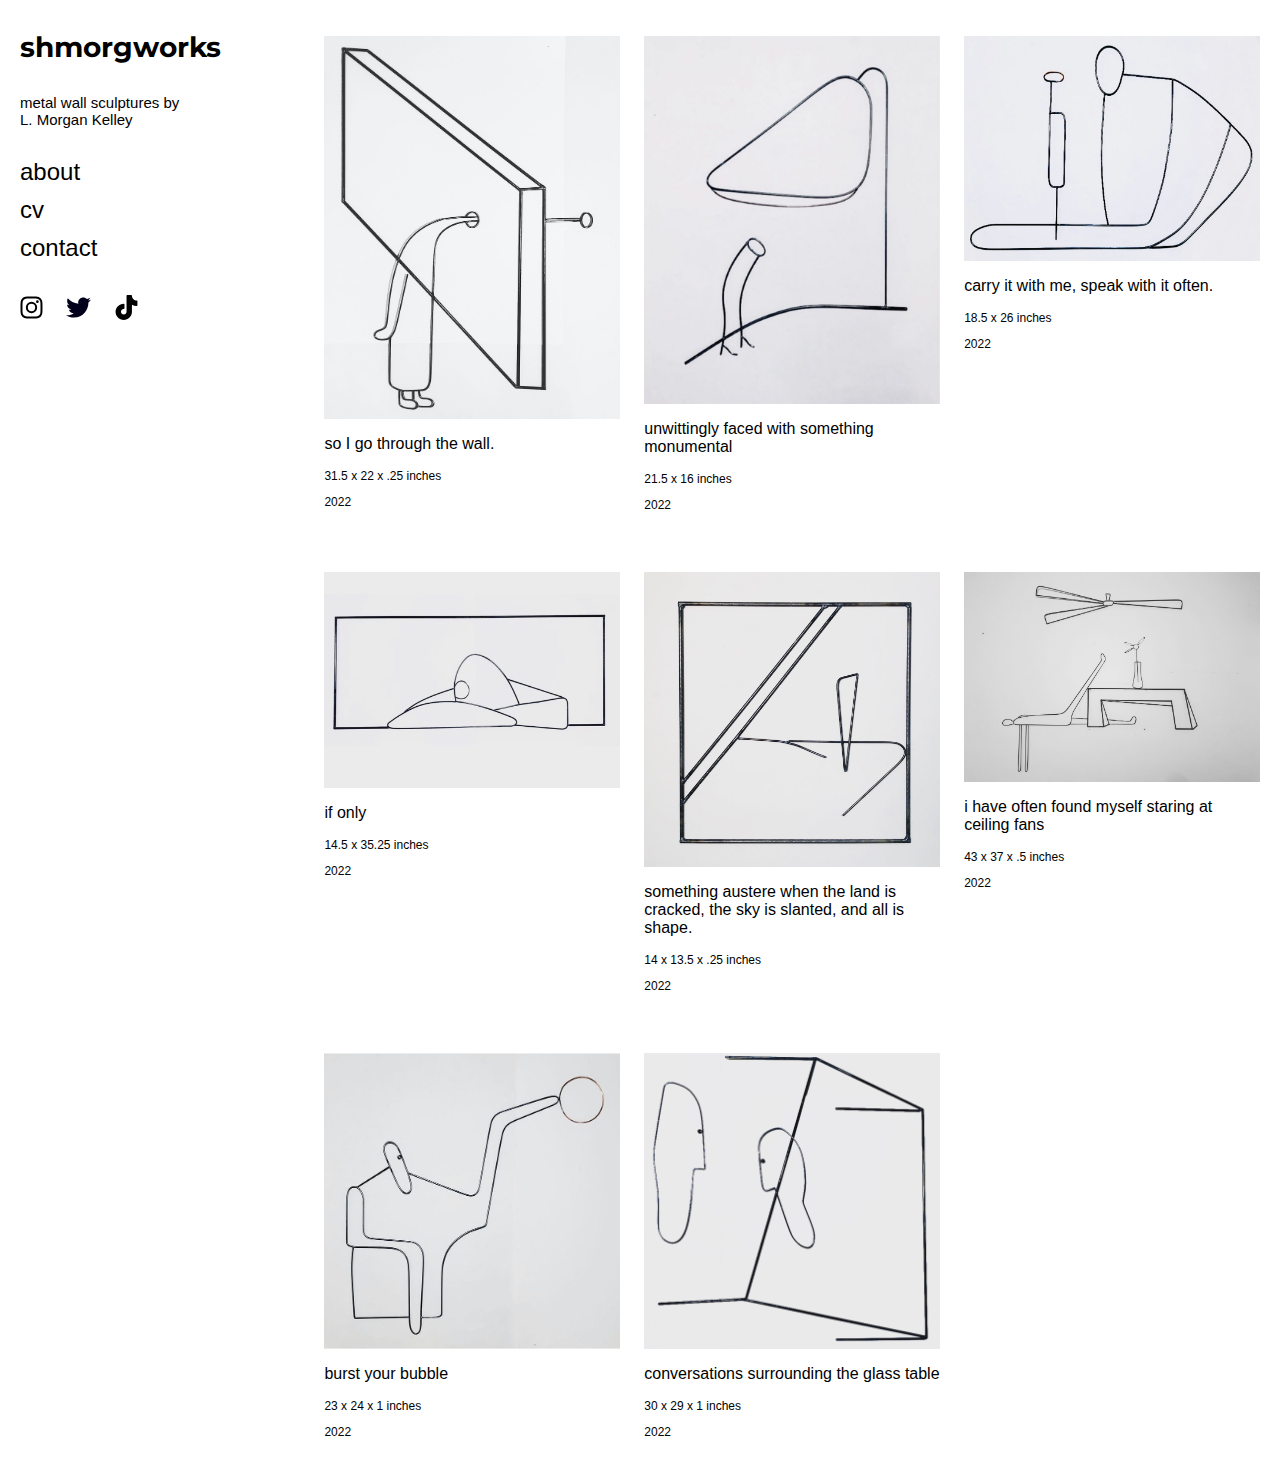
<file: static/index.html>
<!-- Importing the snippet of header code (Found in snippets folder) -->

<!-- This is the .php file for the home page. This will display all of the pieces that should be displayed on the home page -->


    <html lang = "en">
<head>
  <meta charset="UTF-8">
  <meta name = "viewport" content = "width=device-width, initial-scale=1.0">

  <!-- Displays the page title for each page in the browser tab -->
  <title> home </title>

  <!-- Link to the css styling file -->
  <link href="/assets/css/index.css" rel="stylesheet">
  <!-- Link to Montserrat font family -->
  <link href="https://fonts.googleapis.com/css2?family=Montserrat" rel="stylesheet">

</head>
<body>

  <div class = "page_columns">
    <div id = "header_container">
      <!-- The Navigation menu that will be displayed on the left side of every webpage  -->
      <header class = "header">

        <!-- Shmorgworks "logo" in the top left corner  -->
        <a class = "logo" href="/"> shmorgworks </a>

        <!--  Shmorgworks description, Currently: Abstract metal sculptures by L. Morgan Kelley. -->
        <p class = "nav_menu_description"> metal wall sculptures by <br> L. Morgan Kelley </p>

        <!-- The list of other pages, as well as the contact email button  -->
        <nav>
          <ul class = "nav_menu">

            <!-- php for loop that displats the about and cv page links  -->
                          <li class = "nav_menu_items"><a class = "nav_menu_items" href = "/About">about</a></li>
                          <li class = "nav_menu_items"><a class = "nav_menu_items" href = "/CV">cv</a></li>
            
            <!-- link for the contact button in the nav menu  -->
            <li class = "nav_menu_items"><a class = "nav_menu_items" href = "mailto:shmorgworks@gmail.com"> contact </a>
          </ul>

          <!-- The social media icons in the nav menu -->
          <ul class = "social_media_nav_menu">

            <!-- just hardcoded the static site absolute path for these images because they are inaccessible from kirby objects -->
            <li class = "social_media_icons"> <a class = "social_media_icons" href = "https://www.instagram.com/shmorgworks/" target="_blank"> <img src = '/assets/images/instagram-icon.svg' class = "social_media_icons" ></a></li>
            <li class = "social_media_icons"> <a class = "social_media_icons" href = "https://twitter.com/shmorgworks" target="_blank"> <img src = '/assets/images/twitter-icon.svg' class = "social_media_icons" ></a></li>
            <li class = "social_media_icons"> <a class = "social_media_icons" href = "https://www.tiktok.com/@shmorgworks" target="_blank"> <img src = '/assets/images/tik-tok-icon.svg' class = "social_media_icons" ></a></li>

          </ul>
        </nav>
      </header>

    </div>

    <!-- pieces for loop -->
      <div class = "home_page">
        <ul class = "projects-list">
          
              <li class = "projects-container">

                <!-- we need to use the absolute url for static site generation -->
                
                <!-- Images are displayed with a weird path in the browser, maybe I can fix this -->
                <a href="/media/pages/pieces/project-1/8264214c78-1666900049/image0.jpeg" class = "projects"> <img src = "/media/pages/pieces/project-1/8264214c78-1666900049/image0.jpeg" class = "projects-images"> </a>
                <p class = "project-title"> so I go through the wall. </p>
                <p class = "project-dimensions"> 31.5 x 22 x .25 inches </p>
                <p class = "project-date"> 2022 </p>
              </li>

          
              <li class = "projects-container">

                <!-- we need to use the absolute url for static site generation -->
                
                <!-- Images are displayed with a weird path in the browser, maybe I can fix this -->
                <a href="/media/pages/pieces/project-2/84e7862d28-1666900049/image1.jpeg" class = "projects"> <img src = "/media/pages/pieces/project-2/84e7862d28-1666900049/image1.jpeg" class = "projects-images"> </a>
                <p class = "project-title"> unwittingly faced with something monumental </p>
                <p class = "project-dimensions"> 21.5 x 16 inches </p>
                <p class = "project-date"> 2022 </p>
              </li>

          
              <li class = "projects-container">

                <!-- we need to use the absolute url for static site generation -->
                
                <!-- Images are displayed with a weird path in the browser, maybe I can fix this -->
                <a href="/media/pages/pieces/project-3/e611f39c2d-1666900049/image2.jpeg" class = "projects"> <img src = "/media/pages/pieces/project-3/e611f39c2d-1666900049/image2.jpeg" class = "projects-images"> </a>
                <p class = "project-title"> carry it with me, speak with it often. </p>
                <p class = "project-dimensions"> 18.5 x 26 inches </p>
                <p class = "project-date"> 2022 </p>
              </li>

          
              <li class = "projects-container">

                <!-- we need to use the absolute url for static site generation -->
                
                <!-- Images are displayed with a weird path in the browser, maybe I can fix this -->
                <a href="/media/pages/pieces/project-4/15fb73df98-1666900049/image3.jpeg" class = "projects"> <img src = "/media/pages/pieces/project-4/15fb73df98-1666900049/image3.jpeg" class = "projects-images"> </a>
                <p class = "project-title"> if only </p>
                <p class = "project-dimensions"> 14.5 x 35.25 inches </p>
                <p class = "project-date"> 2022 </p>
              </li>

          
              <li class = "projects-container">

                <!-- we need to use the absolute url for static site generation -->
                
                <!-- Images are displayed with a weird path in the browser, maybe I can fix this -->
                <a href="/media/pages/pieces/project-5/9de47a8b1f-1666900049/image4.jpeg" class = "projects"> <img src = "/media/pages/pieces/project-5/9de47a8b1f-1666900049/image4.jpeg" class = "projects-images"> </a>
                <p class = "project-title"> something austere when the land is cracked, the sky is slanted, and all is shape. </p>
                <p class = "project-dimensions"> 14 x 13.5 x .25 inches </p>
                <p class = "project-date"> 2022 </p>
              </li>

          
              <li class = "projects-container">

                <!-- we need to use the absolute url for static site generation -->
                
                <!-- Images are displayed with a weird path in the browser, maybe I can fix this -->
                <a href="/media/pages/pieces/project-6/d7f2c3f1ec-1666900049/image5.jpeg" class = "projects"> <img src = "/media/pages/pieces/project-6/d7f2c3f1ec-1666900049/image5.jpeg" class = "projects-images"> </a>
                <p class = "project-title"> i have often found myself staring at ceiling fans </p>
                <p class = "project-dimensions"> 43 x 37 x .5 inches </p>
                <p class = "project-date"> 2022 </p>
              </li>

          
              <li class = "projects-container">

                <!-- we need to use the absolute url for static site generation -->
                
                <!-- Images are displayed with a weird path in the browser, maybe I can fix this -->
                <a href="/media/pages/pieces/project-7/34d5f189a4-1666900049/image6.jpeg" class = "projects"> <img src = "/media/pages/pieces/project-7/34d5f189a4-1666900049/image6.jpeg" class = "projects-images"> </a>
                <p class = "project-title"> burst your bubble </p>
                <p class = "project-dimensions"> 23 x 24 x 1 inches </p>
                <p class = "project-date"> 2022 </p>
              </li>

          
              <li class = "projects-container">

                <!-- we need to use the absolute url for static site generation -->
                
                <!-- Images are displayed with a weird path in the browser, maybe I can fix this -->
                <a href="/media/pages/pieces/project-8/1b662580b2-1666900049/image7.jpeg" class = "projects"> <img src = "/media/pages/pieces/project-8/1b662580b2-1666900049/image7.jpeg" class = "projects-images"> </a>
                <p class = "project-title"> conversations surrounding the glass table </p>
                <p class = "project-dimensions"> 30 x 29 x 1 inches </p>
                <p class = "project-date"> 2022 </p>
              </li>

                  <ul>

      </div>

      <!-- closing div for the .page_columns class -->
    </div>
  </body>
</html>
</file>
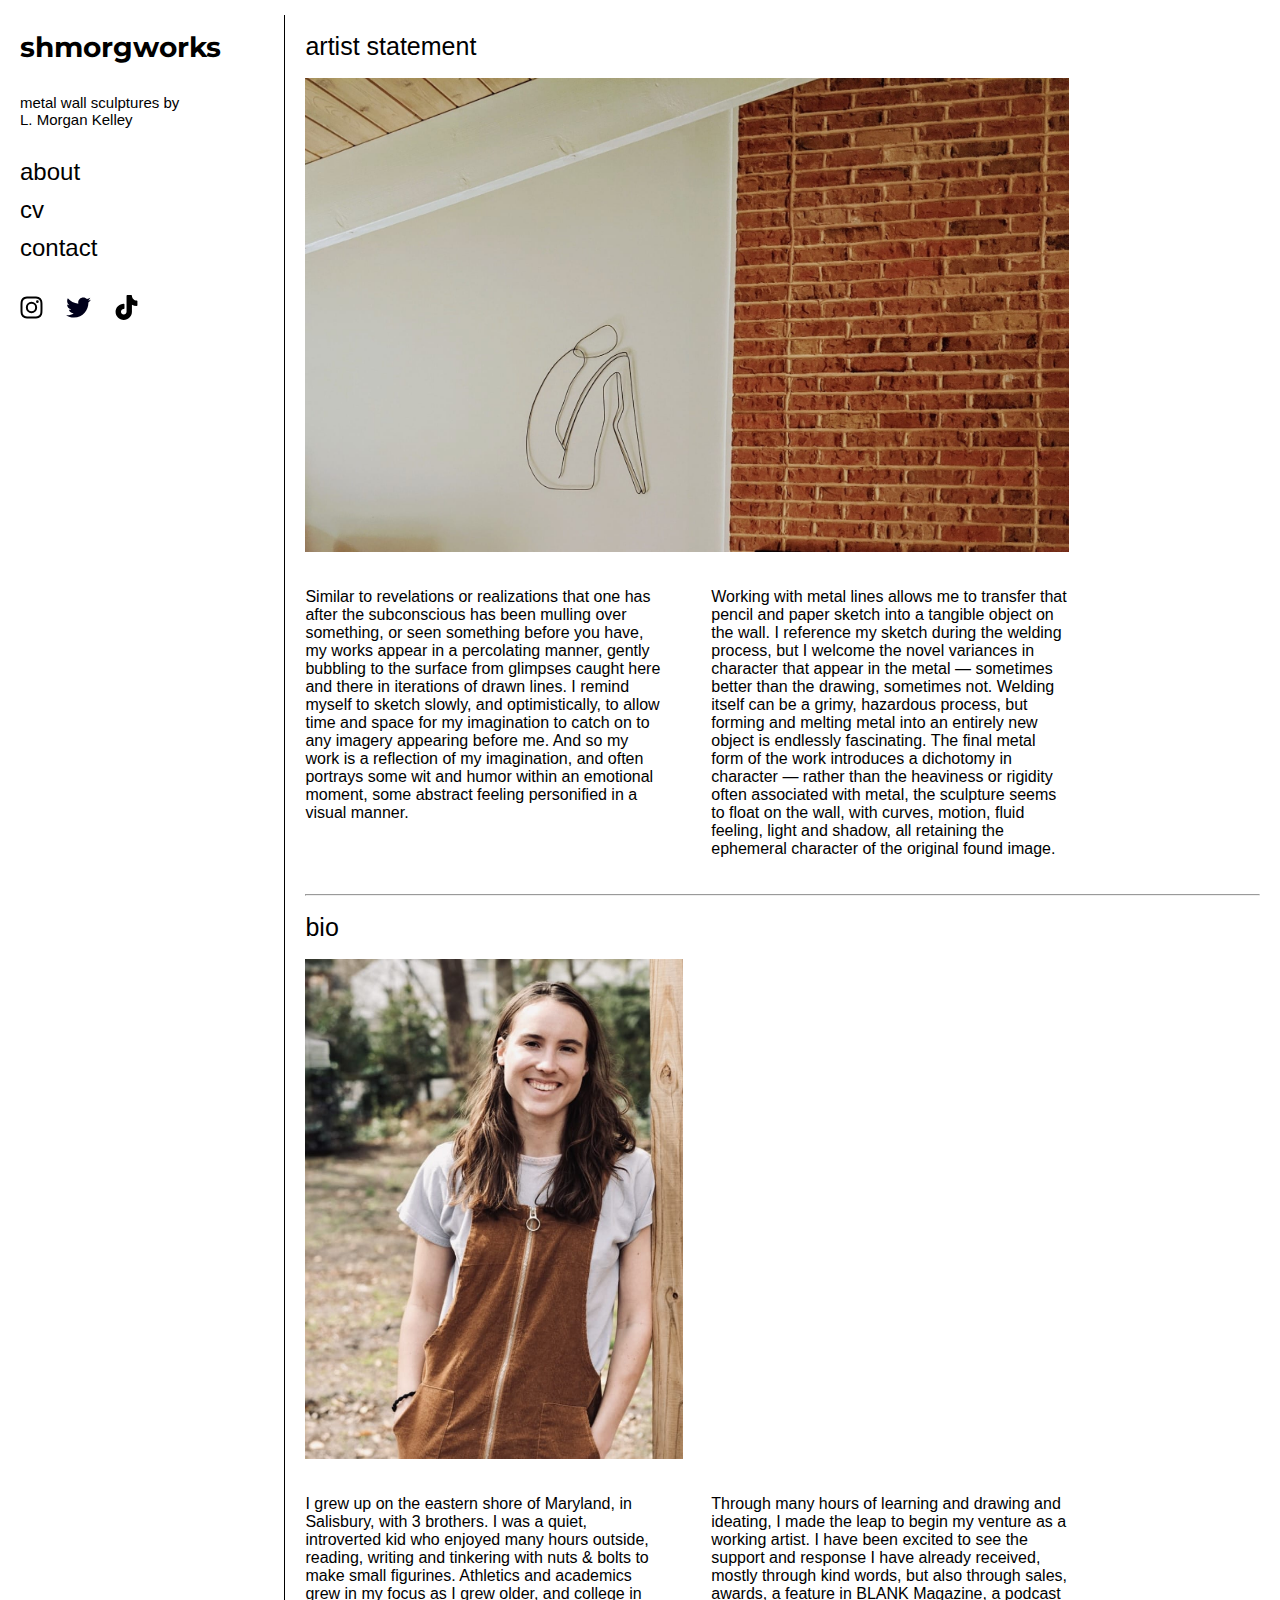
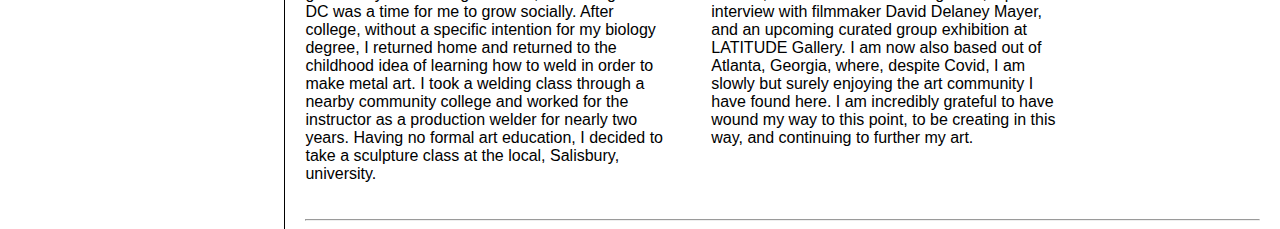
<file: static/About/index.html>
<html lang = "en">
<head>
  <meta charset="UTF-8">
  <meta name = "viewport" content = "width=device-width, initial-scale=1.0">

  <!-- Displays the page title for each page in the browser tab -->
  <title> about </title>

  <!-- Link to the css styling file -->
  <link href="/assets/css/index.css" rel="stylesheet">
  <!-- Link to Montserrat font family -->
  <link href="https://fonts.googleapis.com/css2?family=Montserrat" rel="stylesheet">

</head>
<body>

  <div class = "page_columns">
    <div id = "header_container">
      <!-- The Navigation menu that will be displayed on the left side of every webpage  -->
      <header class = "header">

        <!-- Shmorgworks "logo" in the top left corner  -->
        <a class = "logo" href="/"> shmorgworks </a>

        <!--  Shmorgworks description, Currently: Abstract metal sculptures by L. Morgan Kelley. -->
        <p class = "nav_menu_description"> metal wall sculptures by <br> L. Morgan Kelley </p>

        <!-- The list of other pages, as well as the contact email button  -->
        <nav>
          <ul class = "nav_menu">

            <!-- php for loop that displats the about and cv page links  -->
                          <li class = "nav_menu_items"><a class = "nav_menu_items" href = "/About">about</a></li>
                          <li class = "nav_menu_items"><a class = "nav_menu_items" href = "/CV">cv</a></li>
            
            <!-- link for the contact button in the nav menu  -->
            <li class = "nav_menu_items"><a class = "nav_menu_items" href = "mailto:shmorgworks@gmail.com"> contact </a>
          </ul>

          <!-- The social media icons in the nav menu -->
          <ul class = "social_media_nav_menu">

            <!-- just hardcoded the static site absolute path for these images because they are inaccessible from kirby objects -->
            <li class = "social_media_icons"> <a class = "social_media_icons" href = "https://www.instagram.com/shmorgworks/" target="_blank"> <img src = '/assets/images/instagram-icon.svg' class = "social_media_icons" ></a></li>
            <li class = "social_media_icons"> <a class = "social_media_icons" href = "https://twitter.com/shmorgworks" target="_blank"> <img src = '/assets/images/twitter-icon.svg' class = "social_media_icons" ></a></li>
            <li class = "social_media_icons"> <a class = "social_media_icons" href = "https://www.tiktok.com/@shmorgworks" target="_blank"> <img src = '/assets/images/tik-tok-icon.svg' class = "social_media_icons" ></a></li>

          </ul>
        </nav>
      </header>

    </div>


<div class = "page">

  
    <h1 class = "about_headers"> artist statement </h1>

    <div class = "about_section_container">

      <div class = "about_section">
        <img class = "about_images" src = /media/pages/About/artist-statement/eed5c66cb3-1665781045/statement.jpeg >
      </div>

      <div class = "about_section_text_container">
          <p>Similar to revelations or realizations that one has after the subconscious has been mulling over something, or seen something before you have, my works appear in a percolating manner, gently bubbling to the surface from glimpses caught here and there in iterations of drawn lines. I remind myself to sketch slowly, and optimistically, to allow time and space for my imagination to catch on to any imagery appearing before me. And so my work is a reflection of my imagination, and often portrays some wit and humor within an emotional moment, some abstract feeling personified in a visual manner.</p>
<p>Working with metal lines allows me to transfer that pencil and paper sketch into a tangible object on the wall. I reference my sketch during the welding process, but I welcome the novel variances in character that appear in the metal — sometimes better than the drawing, sometimes not. Welding itself can be a grimy, hazardous process, but forming and melting metal into an entirely new object is endlessly fascinating. The final metal form of the work introduces a dichotomy in character — rather than the heaviness or rigidity often associated with metal, the sculpture seems to float on the wall, with curves, motion, fluid feeling, light and shadow, all retaining the ephemeral character of the original found image.</p>      </div>
    </div>
    <hr>
  
    <h1 class = "about_headers"> bio </h1>

    <div class = "about_section_container">

      <div class = "about_section">
        <img class = "about_images" src = /media/pages/About/bio/45bcb4fb09-1665776397/morgan.jpeg >
      </div>

      <div class = "about_section_text_container">
          <p>I grew up on the eastern shore of Maryland, in Salisbury, with 3 brothers. I was a quiet, introverted kid who enjoyed many hours outside, reading, writing and tinkering with nuts &amp; bolts to make small figurines. Athletics and academics grew in my focus as I grew older, and college in DC was a time for me to grow socially. After college, without a specific intention for my biology degree, I returned home and returned to the childhood idea of learning how to weld in order to make metal art. I took a welding class through a nearby community college and worked for the instructor as a production welder for nearly two years. Having no formal art education, I decided to take a sculpture class at the local, Salisbury, university.</p>
<p>Through many hours of learning and drawing and ideating, I made the leap to begin my venture as a working artist. I have been excited to see the support and response I have already received, mostly through kind words, but also through sales, awards, a feature in BLANK Magazine, a podcast interview with filmmaker David Delaney Mayer, and an upcoming curated group exhibition at LATITUDE Gallery. I am now also based out of Atlanta, Georgia, where, despite Covid, I am slowly but surely enjoying the art community I have found here. I am incredibly grateful to have wound my way to this point, to be creating in this way, and continuing to further my art.</p>      </div>
    </div>
    <hr>
  
</div>

</body>
</html>
</file>
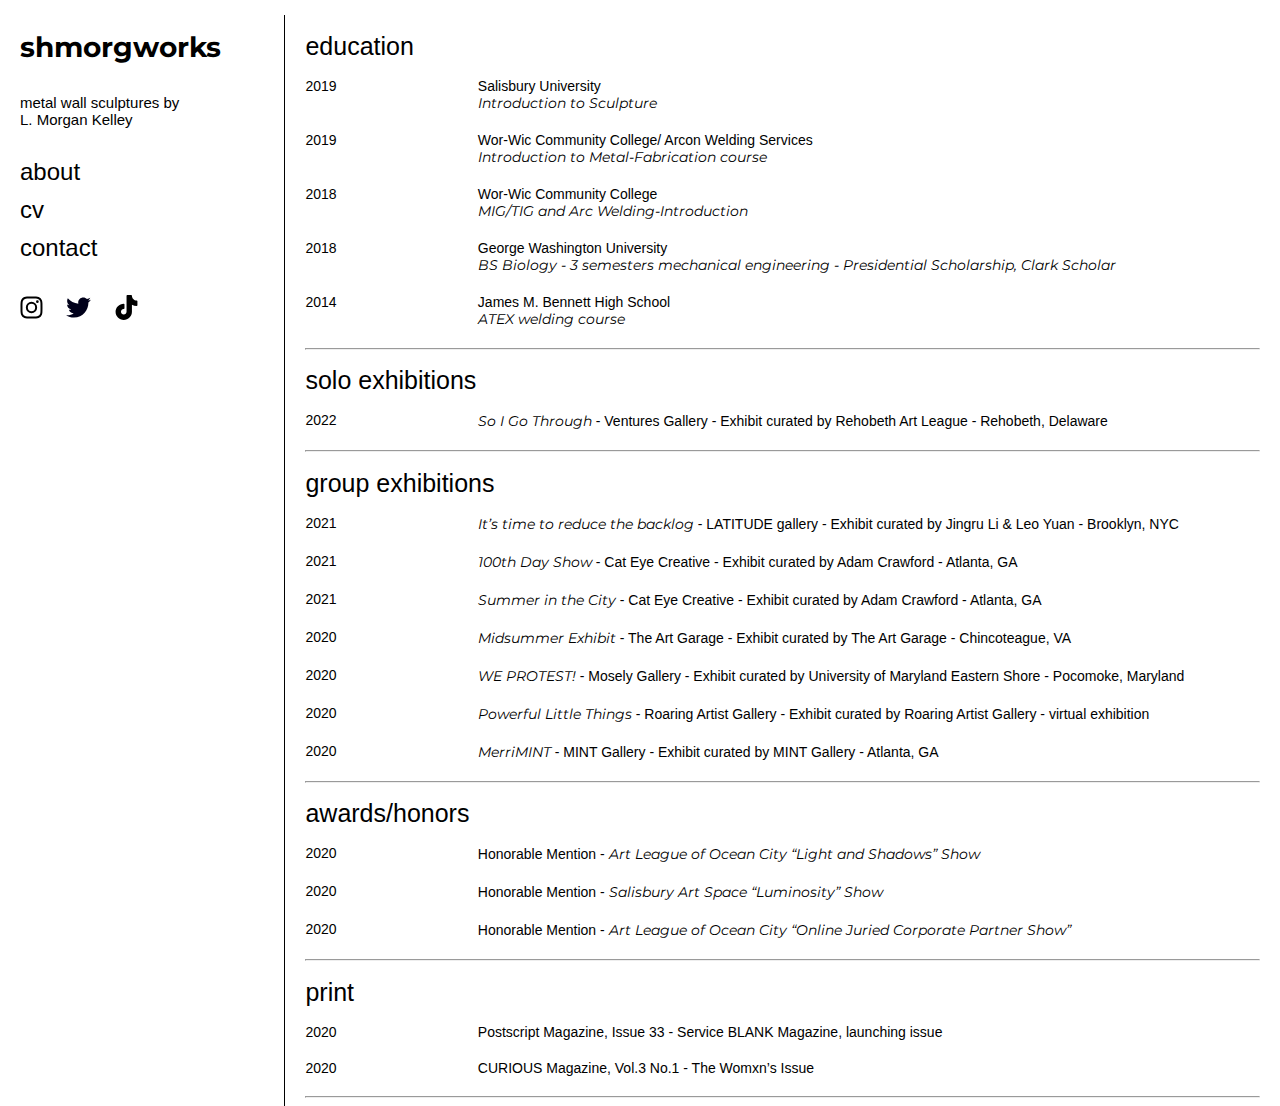
<file: static/CV/index.html>
<html lang = "en">
<head>
  <meta charset="UTF-8">
  <meta name = "viewport" content = "width=device-width, initial-scale=1.0">

  <!-- Displays the page title for each page in the browser tab -->
  <title> cv </title>

  <!-- Link to the css styling file -->
  <link href="/assets/css/index.css" rel="stylesheet">
  <!-- Link to Montserrat font family -->
  <link href="https://fonts.googleapis.com/css2?family=Montserrat" rel="stylesheet">

</head>
<body>

  <div class = "page_columns">
    <div id = "header_container">
      <!-- The Navigation menu that will be displayed on the left side of every webpage  -->
      <header class = "header">

        <!-- Shmorgworks "logo" in the top left corner  -->
        <a class = "logo" href="/"> shmorgworks </a>

        <!--  Shmorgworks description, Currently: Abstract metal sculptures by L. Morgan Kelley. -->
        <p class = "nav_menu_description"> metal wall sculptures by <br> L. Morgan Kelley </p>

        <!-- The list of other pages, as well as the contact email button  -->
        <nav>
          <ul class = "nav_menu">

            <!-- php for loop that displats the about and cv page links  -->
                          <li class = "nav_menu_items"><a class = "nav_menu_items" href = "/About">about</a></li>
                          <li class = "nav_menu_items"><a class = "nav_menu_items" href = "/CV">cv</a></li>
            
            <!-- link for the contact button in the nav menu  -->
            <li class = "nav_menu_items"><a class = "nav_menu_items" href = "mailto:shmorgworks@gmail.com"> contact </a>
          </ul>

          <!-- The social media icons in the nav menu -->
          <ul class = "social_media_nav_menu">

            <!-- just hardcoded the static site absolute path for these images because they are inaccessible from kirby objects -->
            <li class = "social_media_icons"> <a class = "social_media_icons" href = "https://www.instagram.com/shmorgworks/" target="_blank"> <img src = '/assets/images/instagram-icon.svg' class = "social_media_icons" ></a></li>
            <li class = "social_media_icons"> <a class = "social_media_icons" href = "https://twitter.com/shmorgworks" target="_blank"> <img src = '/assets/images/twitter-icon.svg' class = "social_media_icons" ></a></li>
            <li class = "social_media_icons"> <a class = "social_media_icons" href = "https://www.tiktok.com/@shmorgworks" target="_blank"> <img src = '/assets/images/tik-tok-icon.svg' class = "social_media_icons" ></a></li>

          </ul>
        </nav>
      </header>

    </div>

    <div class = "page">

      <!-- EDUCATION SECTION -->
          <h1 class = "cv_headers"> education </h1>
          
            <div class = "cv_list_container">
                <div id = "education_dates"> 2019 </div>
                <div id = "education_school_class"> Salisbury University <br> <em>Introduction to Sculpture</em> </div>
            </div>

          
            <div class = "cv_list_container">
                <div id = "education_dates"> 2019 </div>
                <div id = "education_school_class"> Wor-Wic Community College/ Arcon Welding Services <br> <em>Introduction to Metal-Fabrication course</em> </div>
            </div>

          
            <div class = "cv_list_container">
                <div id = "education_dates"> 2018 </div>
                <div id = "education_school_class"> Wor-Wic Community College <br> <em>MIG/TIG and Arc Welding-Introduction</em> </div>
            </div>

          
            <div class = "cv_list_container">
                <div id = "education_dates"> 2018 </div>
                <div id = "education_school_class"> George Washington University <br> <em>BS Biology - 3 semesters mechanical engineering - Presidential Scholarship, Clark Scholar</em> </div>
            </div>

          
            <div class = "cv_list_container">
                <div id = "education_dates"> 2014 </div>
                <div id = "education_school_class"> James M. Bennett High School <br> <em>ATEX welding course</em> </div>
            </div>

                    <!-- horizontal line -->
          <hr>

      <!-- SOLO EXHIBITIONS SECTION -->
        <h1 class = "cv_headers"> solo exhibitions </h1>
            
              <div class = "cv_list_container">
                <div id = "solo_exhibition_dates"> 2022 </div>
                <div> <em>So I Go Through</em> - Ventures Gallery - Exhibit curated by Rehobeth Art League - Rehobeth, Delaware</div>
              </div>

                        <!-- horizontal line -->
            <hr>

        <!-- Group Exhibitions Section -->
        <h1 class = "cv_headers"> group exhibitions </h1>
            
              <div class = "cv_list_container">
                <div id = "group_exhibition_dates"> 2021 </div>
                <div> <em>It’s time to reduce the backlog</em> - LATITUDE gallery - Exhibit curated by Jingru Li & Leo Yuan - Brooklyn, NYC</div>
              </div>

            
              <div class = "cv_list_container">
                <div id = "group_exhibition_dates"> 2021 </div>
                <div> <em>100th Day Show</em> - Cat Eye Creative - Exhibit curated by Adam Crawford - Atlanta, GA</div>
              </div>

            
              <div class = "cv_list_container">
                <div id = "group_exhibition_dates"> 2021 </div>
                <div> <em>Summer in the City</em> - Cat Eye Creative - Exhibit curated by Adam Crawford - Atlanta, GA</div>
              </div>

            
              <div class = "cv_list_container">
                <div id = "group_exhibition_dates"> 2020 </div>
                <div> <em>Midsummer Exhibit</em> - The Art Garage - Exhibit curated by The Art Garage - Chincoteague, VA</div>
              </div>

            
              <div class = "cv_list_container">
                <div id = "group_exhibition_dates"> 2020 </div>
                <div> <em>WE PROTEST!</em> - Mosely Gallery - Exhibit curated by University of Maryland Eastern Shore - Pocomoke, Maryland</div>
              </div>

            
              <div class = "cv_list_container">
                <div id = "group_exhibition_dates"> 2020 </div>
                <div> <em>Powerful Little Things</em> - Roaring Artist Gallery - Exhibit curated by Roaring Artist Gallery - virtual exhibition</div>
              </div>

            
              <div class = "cv_list_container">
                <div id = "group_exhibition_dates"> 2020 </div>
                <div> <em>MerriMINT</em> - MINT Gallery - Exhibit curated by MINT Gallery - Atlanta, GA</div>
              </div>

                        <!-- horizontal line -->
            <hr>

        <!-- Awards and Honors Section -->
        <h1 class = "cv_headers"> awards/honors </h1>
            
              <div class = "cv_list_container">
                <div id = "awards_honors_dates"> 2020 </div>
                <div> Honorable Mention - <em>Art League of Ocean City “Light and Shadows” Show</em></div>
              </div>

            
              <div class = "cv_list_container">
                <div id = "awards_honors_dates"> 2020 </div>
                <div> Honorable Mention - <em>Salisbury Art Space “Luminosity” Show</em></div>
              </div>

            
              <div class = "cv_list_container">
                <div id = "awards_honors_dates"> 2020 </div>
                <div> Honorable Mention - <em>Art League of Ocean City “Online Juried Corporate Partner Show”</em></div>
              </div>

                        <!-- horizontal line -->
            <hr>

        <!-- Print Section -->
        <h1 class = "cv_headers"> print </h1>
            
            <div class = "cv_list_container">
              <div id = "print_dates"> 2020 </div>
              <div> Postscript Magazine, Issue 33 - Service BLANK Magazine, launching issue</div>
            </div>

            
            <div class = "cv_list_container">
              <div id = "print_dates"> 2020 </div>
              <div> CURIOUS Magazine, Vol.3 No.1 - The Womxn’s Issue</div>
            </div>

                        <!-- horizontal line -->
            <hr>

      </div>

      <!-- closing div for the .page_columns class -->
    </div>

</body>
</html>
</file>
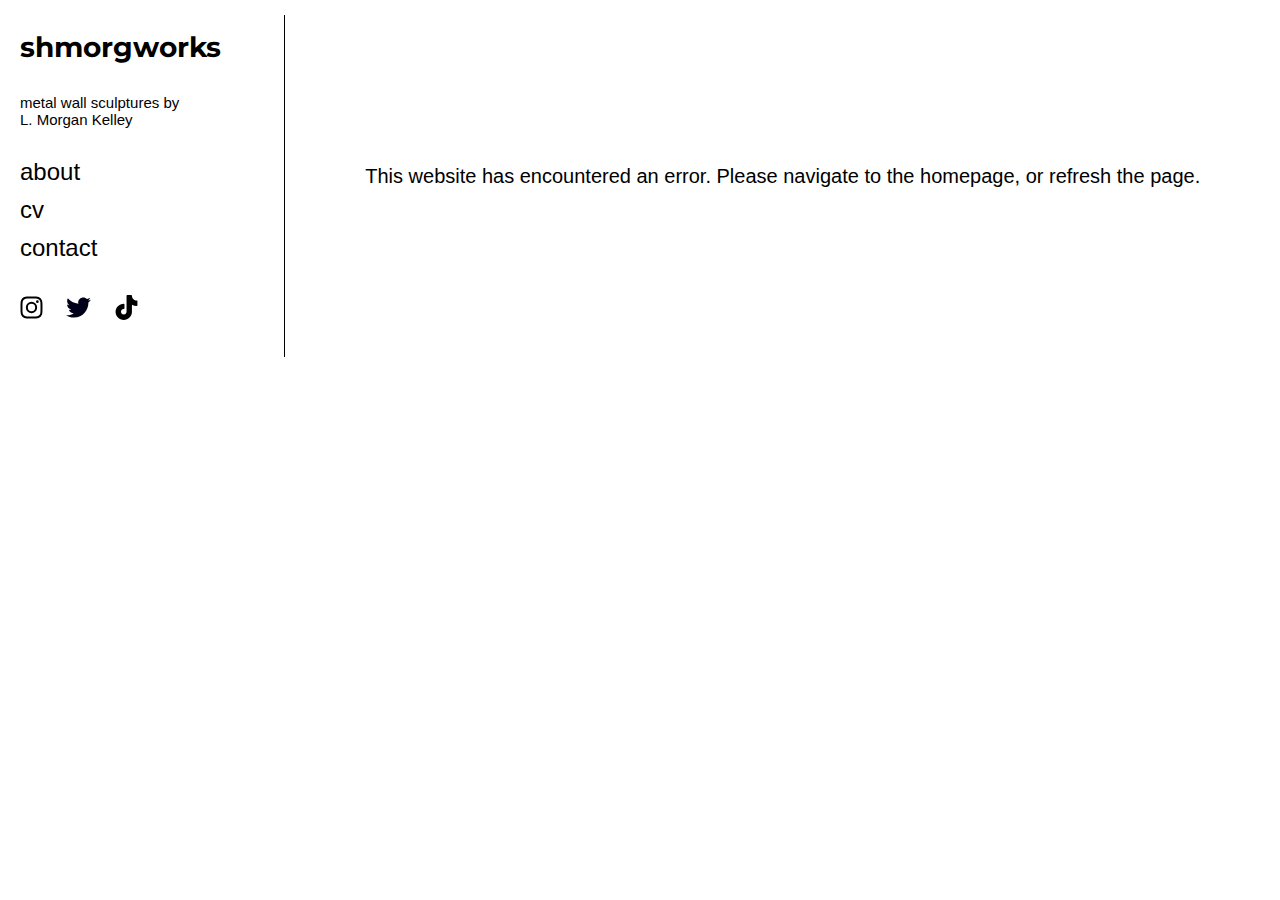
<file: static/error/index.html>
<!-- Importing the snippet of header code (Found in snippets folder) -->

  <html lang = "en">
<head>
  <meta charset="UTF-8">
  <meta name = "viewport" content = "width=device-width, initial-scale=1.0">

  <!-- Displays the page title for each page in the browser tab -->
  <title> Error </title>

  <!-- Link to the css styling file -->
  <link href="/assets/css/index.css" rel="stylesheet">
  <!-- Link to Montserrat font family -->
  <link href="https://fonts.googleapis.com/css2?family=Montserrat" rel="stylesheet">

</head>
<body>

  <div class = "page_columns">
    <div id = "header_container">
      <!-- The Navigation menu that will be displayed on the left side of every webpage  -->
      <header class = "header">

        <!-- Shmorgworks "logo" in the top left corner  -->
        <a class = "logo" href="/"> shmorgworks </a>

        <!--  Shmorgworks description, Currently: Abstract metal sculptures by L. Morgan Kelley. -->
        <p class = "nav_menu_description"> metal wall sculptures by <br> L. Morgan Kelley </p>

        <!-- The list of other pages, as well as the contact email button  -->
        <nav>
          <ul class = "nav_menu">

            <!-- php for loop that displats the about and cv page links  -->
                          <li class = "nav_menu_items"><a class = "nav_menu_items" href = "/About">about</a></li>
                          <li class = "nav_menu_items"><a class = "nav_menu_items" href = "/CV">cv</a></li>
            
            <!-- link for the contact button in the nav menu  -->
            <li class = "nav_menu_items"><a class = "nav_menu_items" href = "mailto:shmorgworks@gmail.com"> contact </a>
          </ul>

          <!-- The social media icons in the nav menu -->
          <ul class = "social_media_nav_menu">

            <!-- just hardcoded the static site absolute path for these images because they are inaccessible from kirby objects -->
            <li class = "social_media_icons"> <a class = "social_media_icons" href = "https://www.instagram.com/shmorgworks/" target="_blank"> <img src = '/assets/images/instagram-icon.svg' class = "social_media_icons" ></a></li>
            <li class = "social_media_icons"> <a class = "social_media_icons" href = "https://twitter.com/shmorgworks" target="_blank"> <img src = '/assets/images/twitter-icon.svg' class = "social_media_icons" ></a></li>
            <li class = "social_media_icons"> <a class = "social_media_icons" href = "https://www.tiktok.com/@shmorgworks" target="_blank"> <img src = '/assets/images/tik-tok-icon.svg' class = "social_media_icons" ></a></li>

          </ul>
        </nav>
      </header>

    </div>


    <div class = "page">
      <p class = "error-message"> This website has encountered an error. Please navigate to the homepage, or refresh the page. </p>
    </div>
    <!-- closing div for the .page_columns class -->
  </div>
  </body>
</html>
</file>
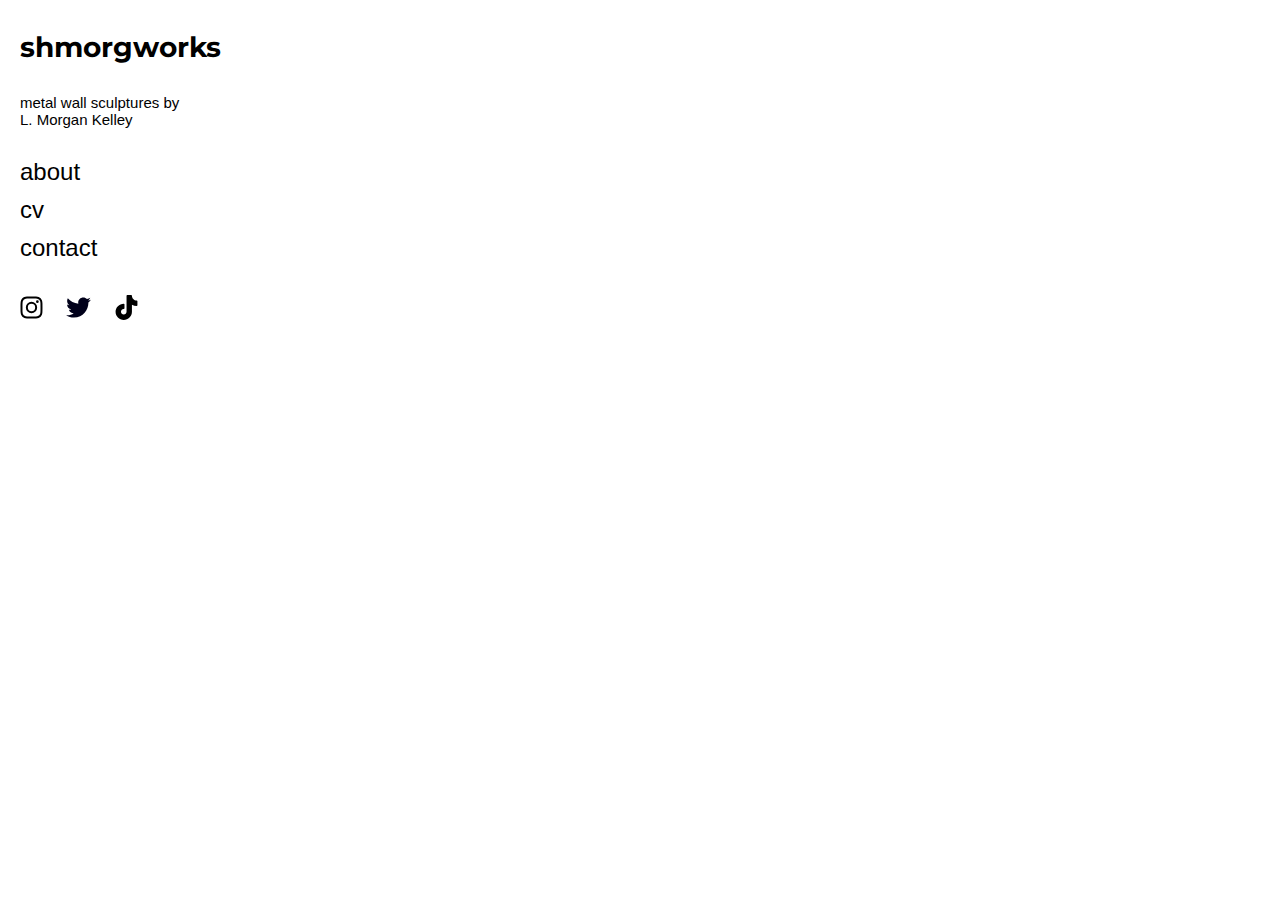
<file: static/pieces/index.html>
<!-- Importing the snippet of header code (Found in snippets folder) -->

<html lang = "en">
<head>
  <meta charset="UTF-8">
  <meta name = "viewport" content = "width=device-width, initial-scale=1.0">

  <!-- Displays the page title for each page in the browser tab -->
  <title> pieces </title>

  <!-- Link to the css styling file -->
  <link href="/assets/css/index.css" rel="stylesheet">
  <!-- Link to Montserrat font family -->
  <link href="https://fonts.googleapis.com/css2?family=Montserrat" rel="stylesheet">

</head>
<body>

  <div class = "page_columns">
    <div id = "header_container">
      <!-- The Navigation menu that will be displayed on the left side of every webpage  -->
      <header class = "header">

        <!-- Shmorgworks "logo" in the top left corner  -->
        <a class = "logo" href="/"> shmorgworks </a>

        <!--  Shmorgworks description, Currently: Abstract metal sculptures by L. Morgan Kelley. -->
        <p class = "nav_menu_description"> metal wall sculptures by <br> L. Morgan Kelley </p>

        <!-- The list of other pages, as well as the contact email button  -->
        <nav>
          <ul class = "nav_menu">

            <!-- php for loop that displats the about and cv page links  -->
                          <li class = "nav_menu_items"><a class = "nav_menu_items" href = "/About">about</a></li>
                          <li class = "nav_menu_items"><a class = "nav_menu_items" href = "/CV">cv</a></li>
            
            <!-- link for the contact button in the nav menu  -->
            <li class = "nav_menu_items"><a class = "nav_menu_items" href = "mailto:shmorgworks@gmail.com"> contact </a>
          </ul>

          <!-- The social media icons in the nav menu -->
          <ul class = "social_media_nav_menu">

            <!-- just hardcoded the static site absolute path for these images because they are inaccessible from kirby objects -->
            <li class = "social_media_icons"> <a class = "social_media_icons" href = "https://www.instagram.com/shmorgworks/" target="_blank"> <img src = '/assets/images/instagram-icon.svg' class = "social_media_icons" ></a></li>
            <li class = "social_media_icons"> <a class = "social_media_icons" href = "https://twitter.com/shmorgworks" target="_blank"> <img src = '/assets/images/twitter-icon.svg' class = "social_media_icons" ></a></li>
            <li class = "social_media_icons"> <a class = "social_media_icons" href = "https://www.tiktok.com/@shmorgworks" target="_blank"> <img src = '/assets/images/tik-tok-icon.svg' class = "social_media_icons" ></a></li>

          </ul>
        </nav>
      </header>

    </div>

  </body>
</html>
</file>
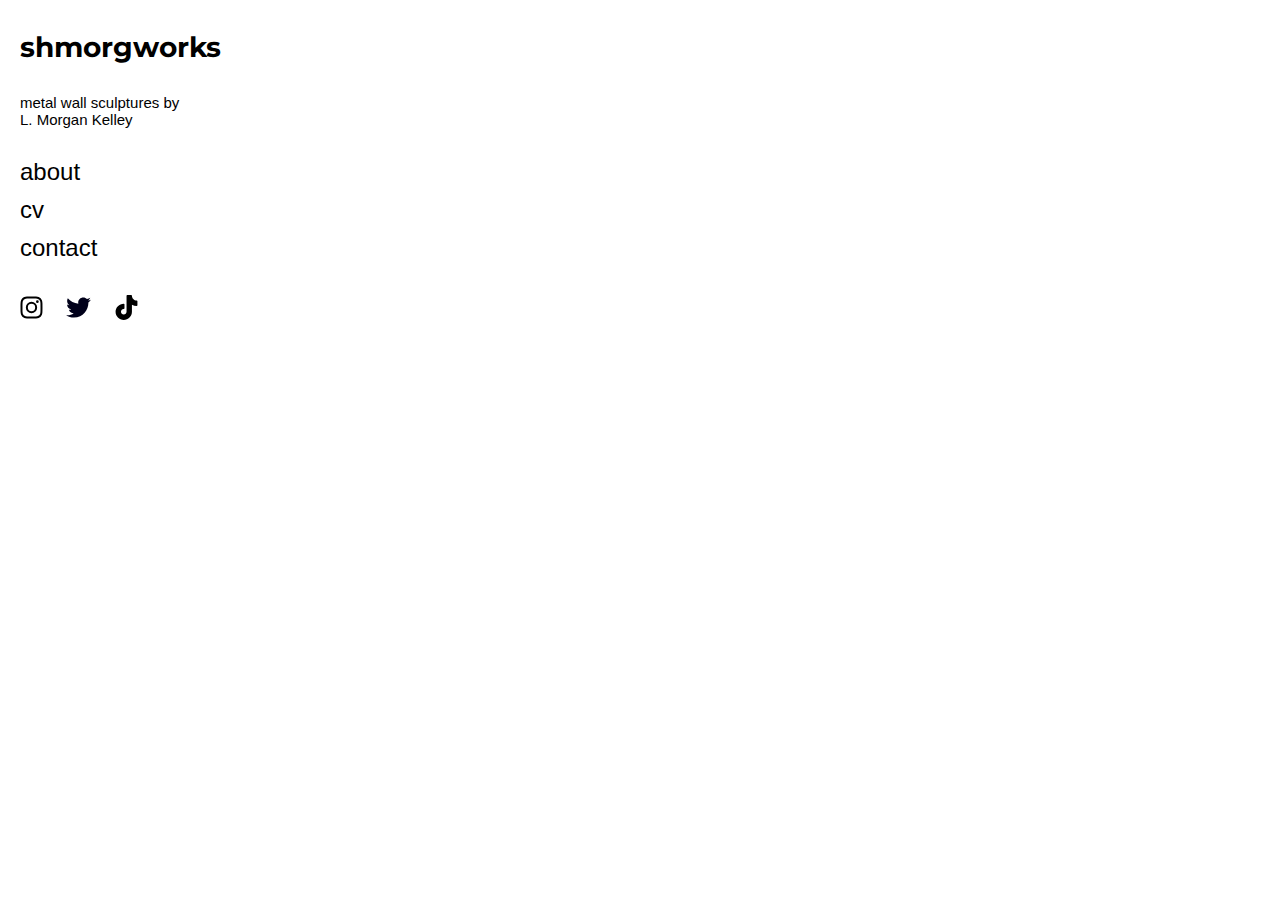
<file: static/About/artist-statement/index.html>
<!-- Importing the snippet of header code (Found in snippets folder) -->

<html lang = "en">
<head>
  <meta charset="UTF-8">
  <meta name = "viewport" content = "width=device-width, initial-scale=1.0">

  <!-- Displays the page title for each page in the browser tab -->
  <title> artist statement </title>

  <!-- Link to the css styling file -->
  <link href="/assets/css/index.css" rel="stylesheet">
  <!-- Link to Montserrat font family -->
  <link href="https://fonts.googleapis.com/css2?family=Montserrat" rel="stylesheet">

</head>
<body>

  <div class = "page_columns">
    <div id = "header_container">
      <!-- The Navigation menu that will be displayed on the left side of every webpage  -->
      <header class = "header">

        <!-- Shmorgworks "logo" in the top left corner  -->
        <a class = "logo" href="/"> shmorgworks </a>

        <!--  Shmorgworks description, Currently: Abstract metal sculptures by L. Morgan Kelley. -->
        <p class = "nav_menu_description"> metal wall sculptures by <br> L. Morgan Kelley </p>

        <!-- The list of other pages, as well as the contact email button  -->
        <nav>
          <ul class = "nav_menu">

            <!-- php for loop that displats the about and cv page links  -->
                          <li class = "nav_menu_items"><a class = "nav_menu_items" href = "/About">about</a></li>
                          <li class = "nav_menu_items"><a class = "nav_menu_items" href = "/CV">cv</a></li>
            
            <!-- link for the contact button in the nav menu  -->
            <li class = "nav_menu_items"><a class = "nav_menu_items" href = "mailto:shmorgworks@gmail.com"> contact </a>
          </ul>

          <!-- The social media icons in the nav menu -->
          <ul class = "social_media_nav_menu">

            <!-- just hardcoded the static site absolute path for these images because they are inaccessible from kirby objects -->
            <li class = "social_media_icons"> <a class = "social_media_icons" href = "https://www.instagram.com/shmorgworks/" target="_blank"> <img src = '/assets/images/instagram-icon.svg' class = "social_media_icons" ></a></li>
            <li class = "social_media_icons"> <a class = "social_media_icons" href = "https://twitter.com/shmorgworks" target="_blank"> <img src = '/assets/images/twitter-icon.svg' class = "social_media_icons" ></a></li>
            <li class = "social_media_icons"> <a class = "social_media_icons" href = "https://www.tiktok.com/@shmorgworks" target="_blank"> <img src = '/assets/images/tik-tok-icon.svg' class = "social_media_icons" ></a></li>

          </ul>
        </nav>
      </header>

    </div>

  </body>
</html>
</file>
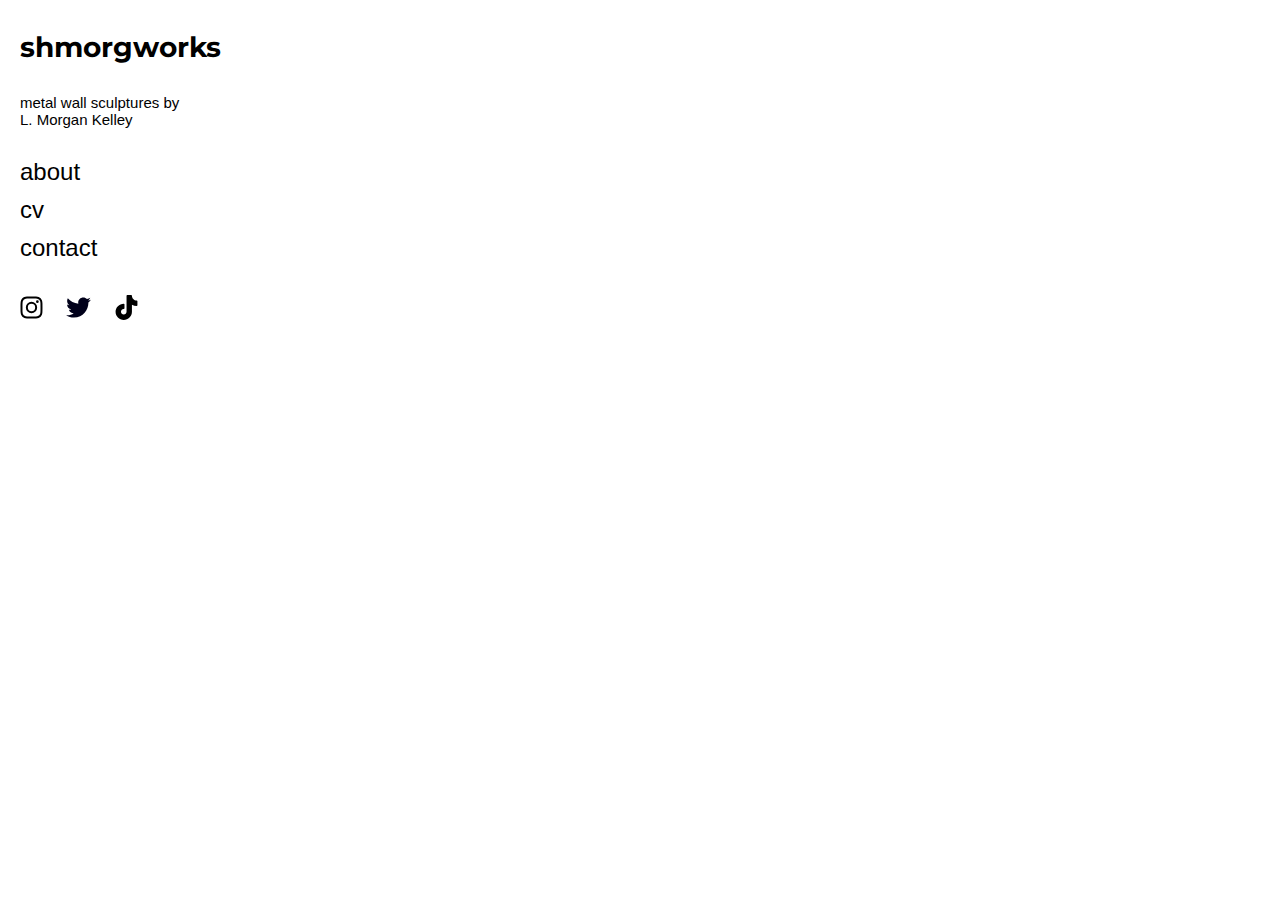
<file: static/About/bio/index.html>
<!-- Importing the snippet of header code (Found in snippets folder) -->

<html lang = "en">
<head>
  <meta charset="UTF-8">
  <meta name = "viewport" content = "width=device-width, initial-scale=1.0">

  <!-- Displays the page title for each page in the browser tab -->
  <title> bio </title>

  <!-- Link to the css styling file -->
  <link href="/assets/css/index.css" rel="stylesheet">
  <!-- Link to Montserrat font family -->
  <link href="https://fonts.googleapis.com/css2?family=Montserrat" rel="stylesheet">

</head>
<body>

  <div class = "page_columns">
    <div id = "header_container">
      <!-- The Navigation menu that will be displayed on the left side of every webpage  -->
      <header class = "header">

        <!-- Shmorgworks "logo" in the top left corner  -->
        <a class = "logo" href="/"> shmorgworks </a>

        <!--  Shmorgworks description, Currently: Abstract metal sculptures by L. Morgan Kelley. -->
        <p class = "nav_menu_description"> metal wall sculptures by <br> L. Morgan Kelley </p>

        <!-- The list of other pages, as well as the contact email button  -->
        <nav>
          <ul class = "nav_menu">

            <!-- php for loop that displats the about and cv page links  -->
                          <li class = "nav_menu_items"><a class = "nav_menu_items" href = "/About">about</a></li>
                          <li class = "nav_menu_items"><a class = "nav_menu_items" href = "/CV">cv</a></li>
            
            <!-- link for the contact button in the nav menu  -->
            <li class = "nav_menu_items"><a class = "nav_menu_items" href = "mailto:shmorgworks@gmail.com"> contact </a>
          </ul>

          <!-- The social media icons in the nav menu -->
          <ul class = "social_media_nav_menu">

            <!-- just hardcoded the static site absolute path for these images because they are inaccessible from kirby objects -->
            <li class = "social_media_icons"> <a class = "social_media_icons" href = "https://www.instagram.com/shmorgworks/" target="_blank"> <img src = '/assets/images/instagram-icon.svg' class = "social_media_icons" ></a></li>
            <li class = "social_media_icons"> <a class = "social_media_icons" href = "https://twitter.com/shmorgworks" target="_blank"> <img src = '/assets/images/twitter-icon.svg' class = "social_media_icons" ></a></li>
            <li class = "social_media_icons"> <a class = "social_media_icons" href = "https://www.tiktok.com/@shmorgworks" target="_blank"> <img src = '/assets/images/tik-tok-icon.svg' class = "social_media_icons" ></a></li>

          </ul>
        </nav>
      </header>

    </div>

  </body>
</html>
</file>
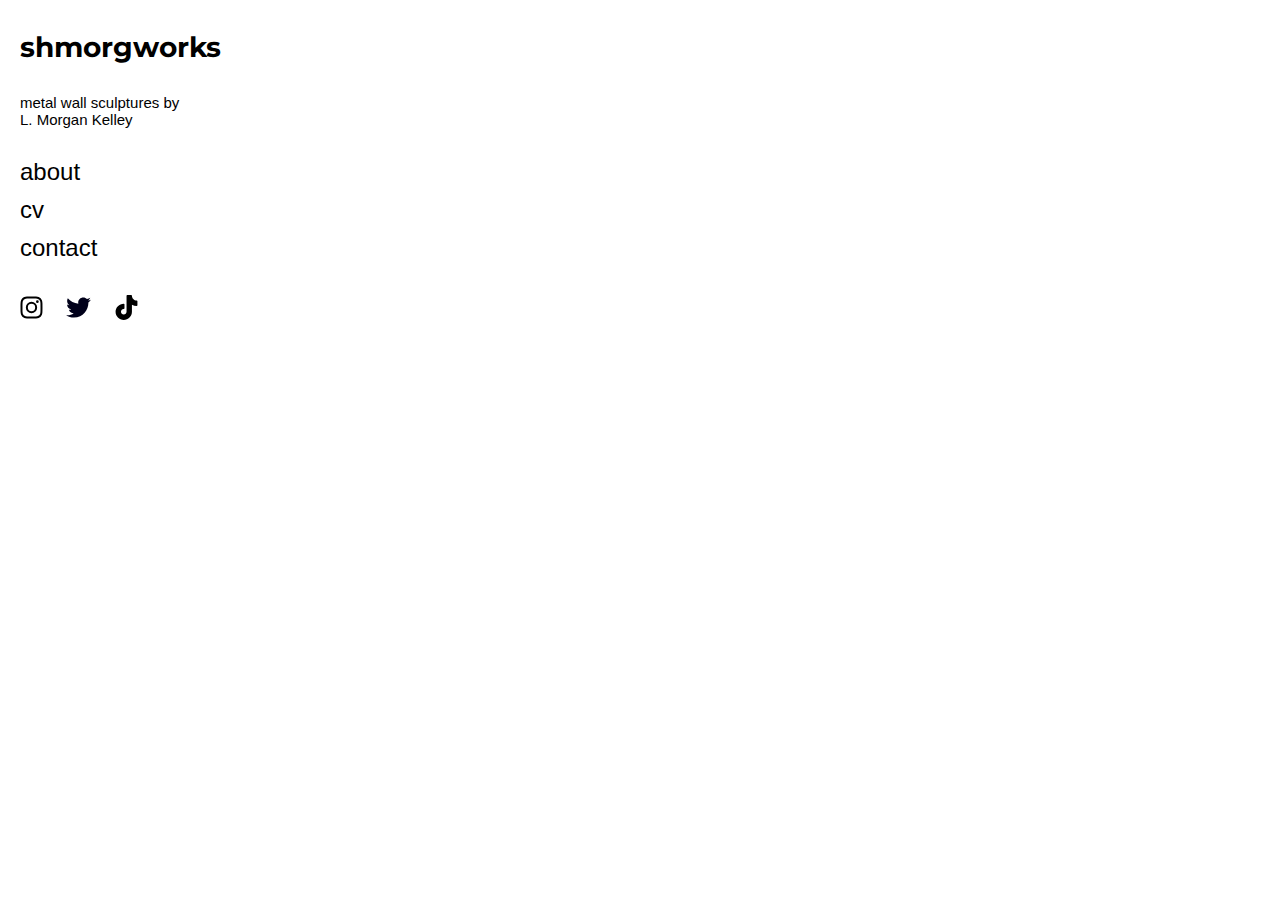
<file: static/pieces/project-1/index.html>
<!-- Importing the snippet of header code (Found in snippets folder) -->

<html lang = "en">
<head>
  <meta charset="UTF-8">
  <meta name = "viewport" content = "width=device-width, initial-scale=1.0">

  <!-- Displays the page title for each page in the browser tab -->
  <title> so I go through the wall. </title>

  <!-- Link to the css styling file -->
  <link href="/assets/css/index.css" rel="stylesheet">
  <!-- Link to Montserrat font family -->
  <link href="https://fonts.googleapis.com/css2?family=Montserrat" rel="stylesheet">

</head>
<body>

  <div class = "page_columns">
    <div id = "header_container">
      <!-- The Navigation menu that will be displayed on the left side of every webpage  -->
      <header class = "header">

        <!-- Shmorgworks "logo" in the top left corner  -->
        <a class = "logo" href="/"> shmorgworks </a>

        <!--  Shmorgworks description, Currently: Abstract metal sculptures by L. Morgan Kelley. -->
        <p class = "nav_menu_description"> metal wall sculptures by <br> L. Morgan Kelley </p>

        <!-- The list of other pages, as well as the contact email button  -->
        <nav>
          <ul class = "nav_menu">

            <!-- php for loop that displats the about and cv page links  -->
                          <li class = "nav_menu_items"><a class = "nav_menu_items" href = "/About">about</a></li>
                          <li class = "nav_menu_items"><a class = "nav_menu_items" href = "/CV">cv</a></li>
            
            <!-- link for the contact button in the nav menu  -->
            <li class = "nav_menu_items"><a class = "nav_menu_items" href = "mailto:shmorgworks@gmail.com"> contact </a>
          </ul>

          <!-- The social media icons in the nav menu -->
          <ul class = "social_media_nav_menu">

            <!-- just hardcoded the static site absolute path for these images because they are inaccessible from kirby objects -->
            <li class = "social_media_icons"> <a class = "social_media_icons" href = "https://www.instagram.com/shmorgworks/" target="_blank"> <img src = '/assets/images/instagram-icon.svg' class = "social_media_icons" ></a></li>
            <li class = "social_media_icons"> <a class = "social_media_icons" href = "https://twitter.com/shmorgworks" target="_blank"> <img src = '/assets/images/twitter-icon.svg' class = "social_media_icons" ></a></li>
            <li class = "social_media_icons"> <a class = "social_media_icons" href = "https://www.tiktok.com/@shmorgworks" target="_blank"> <img src = '/assets/images/tik-tok-icon.svg' class = "social_media_icons" ></a></li>

          </ul>
        </nav>
      </header>

    </div>

  </body>
</html>
</file>
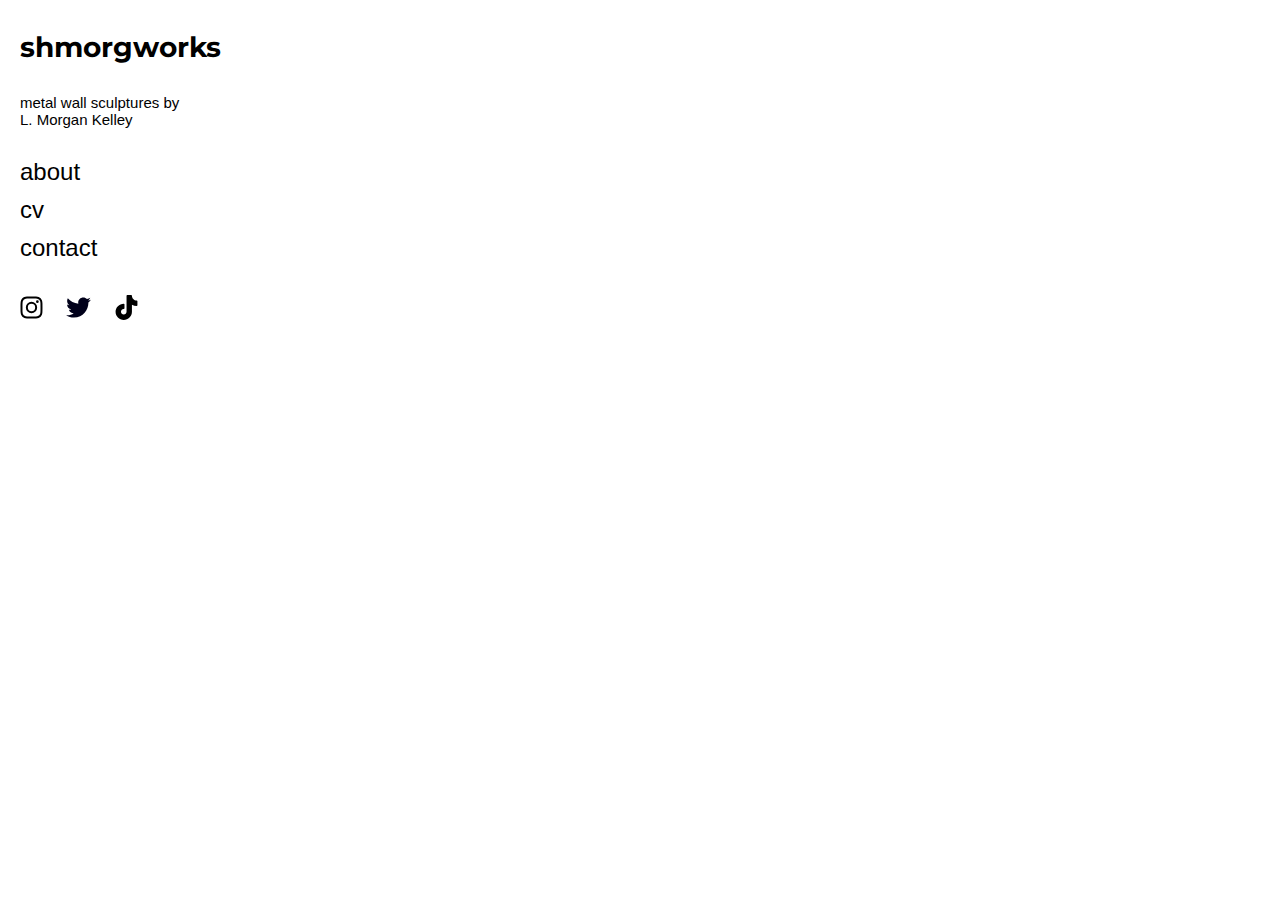
<file: static/pieces/project-2/index.html>
<!-- Importing the snippet of header code (Found in snippets folder) -->

<html lang = "en">
<head>
  <meta charset="UTF-8">
  <meta name = "viewport" content = "width=device-width, initial-scale=1.0">

  <!-- Displays the page title for each page in the browser tab -->
  <title> unwittingly faced with something monumental </title>

  <!-- Link to the css styling file -->
  <link href="/assets/css/index.css" rel="stylesheet">
  <!-- Link to Montserrat font family -->
  <link href="https://fonts.googleapis.com/css2?family=Montserrat" rel="stylesheet">

</head>
<body>

  <div class = "page_columns">
    <div id = "header_container">
      <!-- The Navigation menu that will be displayed on the left side of every webpage  -->
      <header class = "header">

        <!-- Shmorgworks "logo" in the top left corner  -->
        <a class = "logo" href="/"> shmorgworks </a>

        <!--  Shmorgworks description, Currently: Abstract metal sculptures by L. Morgan Kelley. -->
        <p class = "nav_menu_description"> metal wall sculptures by <br> L. Morgan Kelley </p>

        <!-- The list of other pages, as well as the contact email button  -->
        <nav>
          <ul class = "nav_menu">

            <!-- php for loop that displats the about and cv page links  -->
                          <li class = "nav_menu_items"><a class = "nav_menu_items" href = "/About">about</a></li>
                          <li class = "nav_menu_items"><a class = "nav_menu_items" href = "/CV">cv</a></li>
            
            <!-- link for the contact button in the nav menu  -->
            <li class = "nav_menu_items"><a class = "nav_menu_items" href = "mailto:shmorgworks@gmail.com"> contact </a>
          </ul>

          <!-- The social media icons in the nav menu -->
          <ul class = "social_media_nav_menu">

            <!-- just hardcoded the static site absolute path for these images because they are inaccessible from kirby objects -->
            <li class = "social_media_icons"> <a class = "social_media_icons" href = "https://www.instagram.com/shmorgworks/" target="_blank"> <img src = '/assets/images/instagram-icon.svg' class = "social_media_icons" ></a></li>
            <li class = "social_media_icons"> <a class = "social_media_icons" href = "https://twitter.com/shmorgworks" target="_blank"> <img src = '/assets/images/twitter-icon.svg' class = "social_media_icons" ></a></li>
            <li class = "social_media_icons"> <a class = "social_media_icons" href = "https://www.tiktok.com/@shmorgworks" target="_blank"> <img src = '/assets/images/tik-tok-icon.svg' class = "social_media_icons" ></a></li>

          </ul>
        </nav>
      </header>

    </div>

  </body>
</html>
</file>
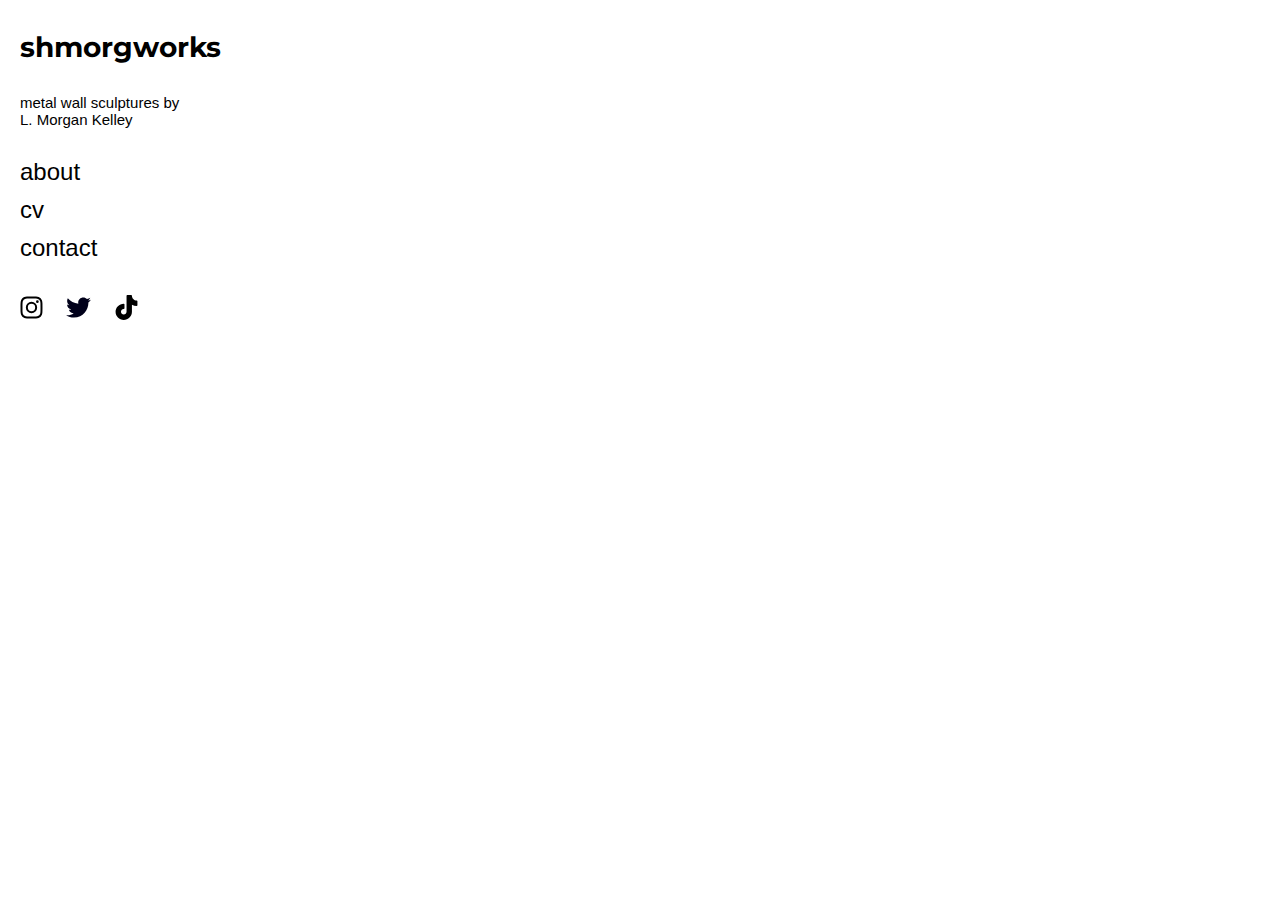
<file: static/pieces/project-3/index.html>
<!-- Importing the snippet of header code (Found in snippets folder) -->

<html lang = "en">
<head>
  <meta charset="UTF-8">
  <meta name = "viewport" content = "width=device-width, initial-scale=1.0">

  <!-- Displays the page title for each page in the browser tab -->
  <title> carry it with me, speak with it often. </title>

  <!-- Link to the css styling file -->
  <link href="/assets/css/index.css" rel="stylesheet">
  <!-- Link to Montserrat font family -->
  <link href="https://fonts.googleapis.com/css2?family=Montserrat" rel="stylesheet">

</head>
<body>

  <div class = "page_columns">
    <div id = "header_container">
      <!-- The Navigation menu that will be displayed on the left side of every webpage  -->
      <header class = "header">

        <!-- Shmorgworks "logo" in the top left corner  -->
        <a class = "logo" href="/"> shmorgworks </a>

        <!--  Shmorgworks description, Currently: Abstract metal sculptures by L. Morgan Kelley. -->
        <p class = "nav_menu_description"> metal wall sculptures by <br> L. Morgan Kelley </p>

        <!-- The list of other pages, as well as the contact email button  -->
        <nav>
          <ul class = "nav_menu">

            <!-- php for loop that displats the about and cv page links  -->
                          <li class = "nav_menu_items"><a class = "nav_menu_items" href = "/About">about</a></li>
                          <li class = "nav_menu_items"><a class = "nav_menu_items" href = "/CV">cv</a></li>
            
            <!-- link for the contact button in the nav menu  -->
            <li class = "nav_menu_items"><a class = "nav_menu_items" href = "mailto:shmorgworks@gmail.com"> contact </a>
          </ul>

          <!-- The social media icons in the nav menu -->
          <ul class = "social_media_nav_menu">

            <!-- just hardcoded the static site absolute path for these images because they are inaccessible from kirby objects -->
            <li class = "social_media_icons"> <a class = "social_media_icons" href = "https://www.instagram.com/shmorgworks/" target="_blank"> <img src = '/assets/images/instagram-icon.svg' class = "social_media_icons" ></a></li>
            <li class = "social_media_icons"> <a class = "social_media_icons" href = "https://twitter.com/shmorgworks" target="_blank"> <img src = '/assets/images/twitter-icon.svg' class = "social_media_icons" ></a></li>
            <li class = "social_media_icons"> <a class = "social_media_icons" href = "https://www.tiktok.com/@shmorgworks" target="_blank"> <img src = '/assets/images/tik-tok-icon.svg' class = "social_media_icons" ></a></li>

          </ul>
        </nav>
      </header>

    </div>

  </body>
</html>
</file>
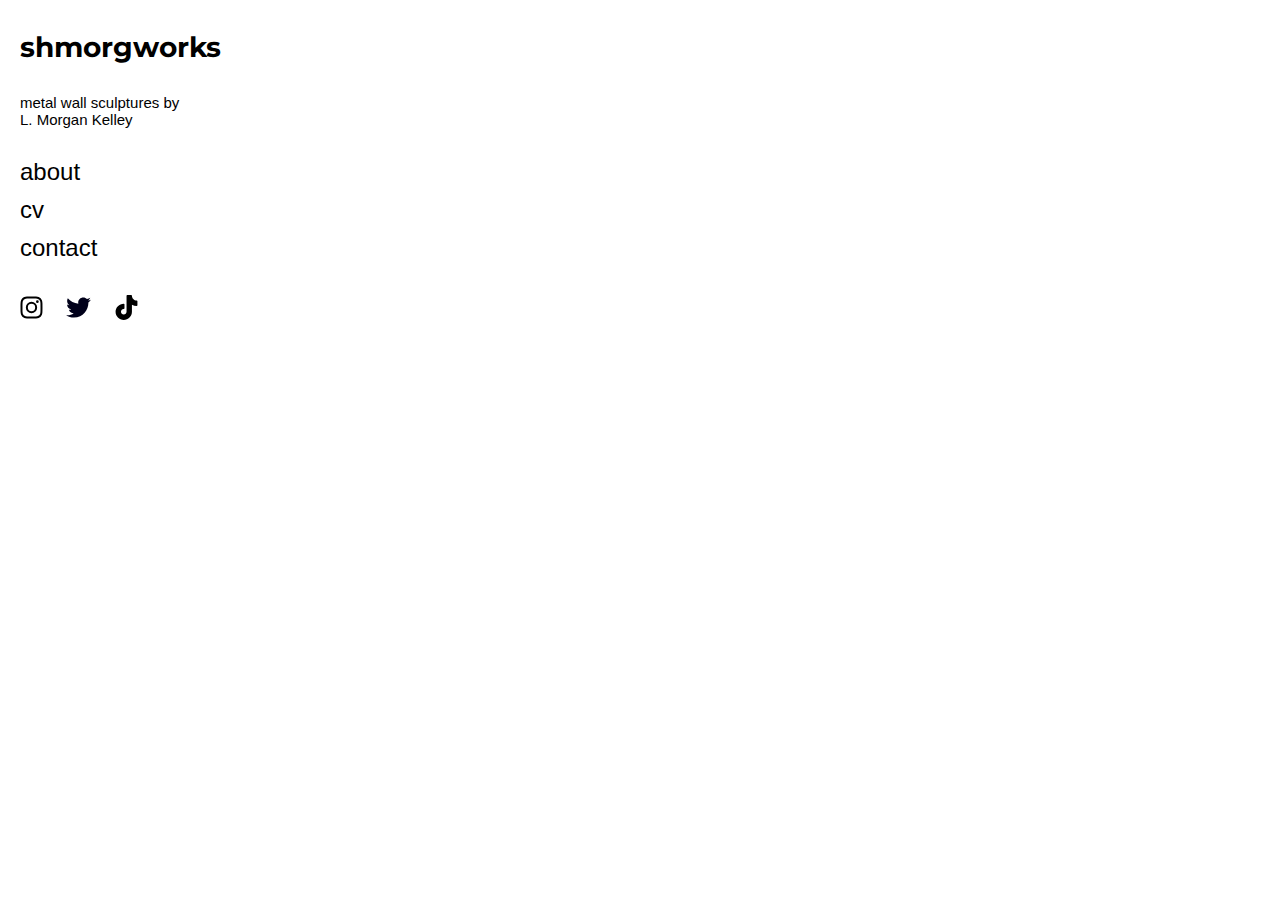
<file: static/pieces/project-4/index.html>
<!-- Importing the snippet of header code (Found in snippets folder) -->

<html lang = "en">
<head>
  <meta charset="UTF-8">
  <meta name = "viewport" content = "width=device-width, initial-scale=1.0">

  <!-- Displays the page title for each page in the browser tab -->
  <title> if only </title>

  <!-- Link to the css styling file -->
  <link href="/assets/css/index.css" rel="stylesheet">
  <!-- Link to Montserrat font family -->
  <link href="https://fonts.googleapis.com/css2?family=Montserrat" rel="stylesheet">

</head>
<body>

  <div class = "page_columns">
    <div id = "header_container">
      <!-- The Navigation menu that will be displayed on the left side of every webpage  -->
      <header class = "header">

        <!-- Shmorgworks "logo" in the top left corner  -->
        <a class = "logo" href="/"> shmorgworks </a>

        <!--  Shmorgworks description, Currently: Abstract metal sculptures by L. Morgan Kelley. -->
        <p class = "nav_menu_description"> metal wall sculptures by <br> L. Morgan Kelley </p>

        <!-- The list of other pages, as well as the contact email button  -->
        <nav>
          <ul class = "nav_menu">

            <!-- php for loop that displats the about and cv page links  -->
                          <li class = "nav_menu_items"><a class = "nav_menu_items" href = "/About">about</a></li>
                          <li class = "nav_menu_items"><a class = "nav_menu_items" href = "/CV">cv</a></li>
            
            <!-- link for the contact button in the nav menu  -->
            <li class = "nav_menu_items"><a class = "nav_menu_items" href = "mailto:shmorgworks@gmail.com"> contact </a>
          </ul>

          <!-- The social media icons in the nav menu -->
          <ul class = "social_media_nav_menu">

            <!-- just hardcoded the static site absolute path for these images because they are inaccessible from kirby objects -->
            <li class = "social_media_icons"> <a class = "social_media_icons" href = "https://www.instagram.com/shmorgworks/" target="_blank"> <img src = '/assets/images/instagram-icon.svg' class = "social_media_icons" ></a></li>
            <li class = "social_media_icons"> <a class = "social_media_icons" href = "https://twitter.com/shmorgworks" target="_blank"> <img src = '/assets/images/twitter-icon.svg' class = "social_media_icons" ></a></li>
            <li class = "social_media_icons"> <a class = "social_media_icons" href = "https://www.tiktok.com/@shmorgworks" target="_blank"> <img src = '/assets/images/tik-tok-icon.svg' class = "social_media_icons" ></a></li>

          </ul>
        </nav>
      </header>

    </div>

  </body>
</html>
</file>
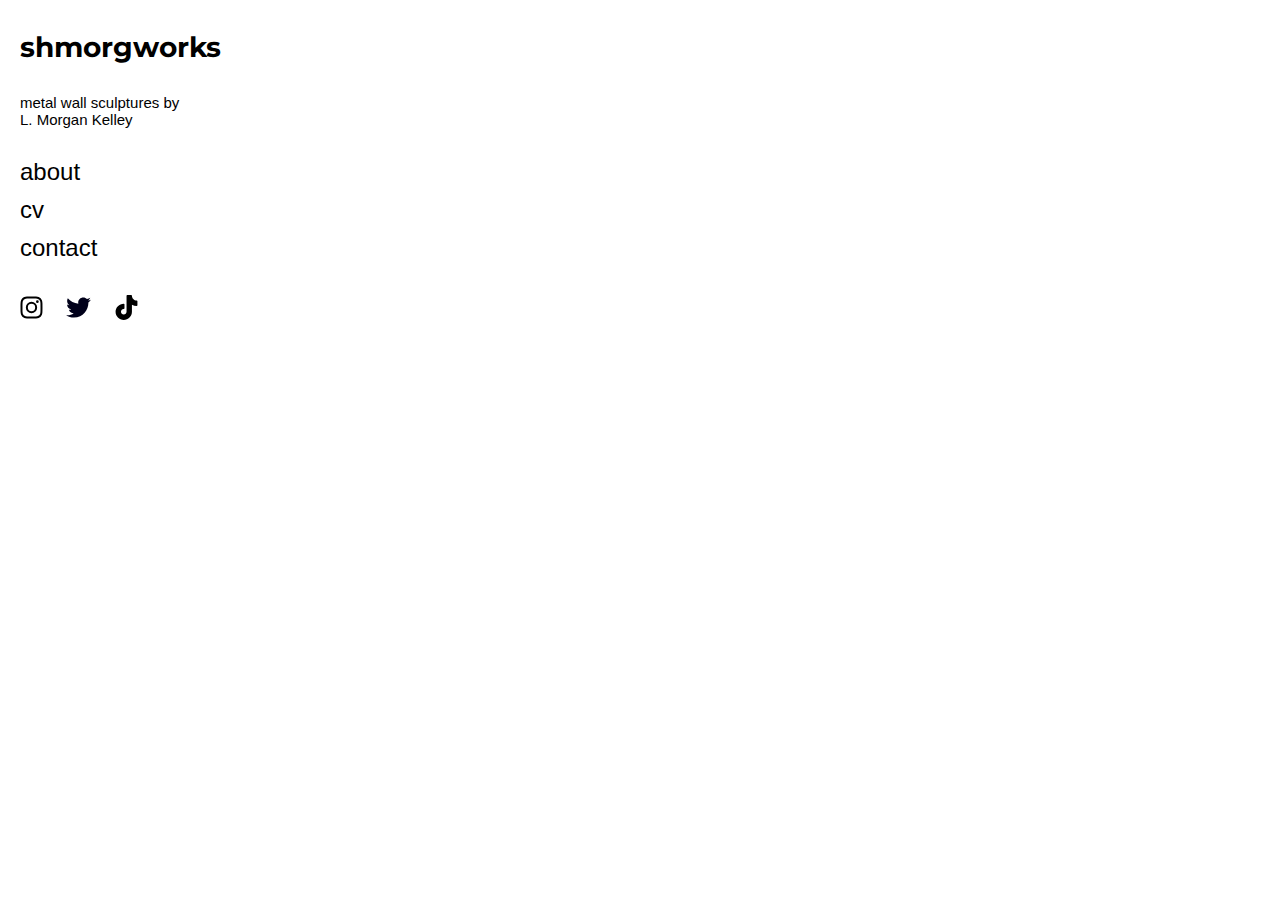
<file: static/pieces/project-5/index.html>
<!-- Importing the snippet of header code (Found in snippets folder) -->

<html lang = "en">
<head>
  <meta charset="UTF-8">
  <meta name = "viewport" content = "width=device-width, initial-scale=1.0">

  <!-- Displays the page title for each page in the browser tab -->
  <title> something austere when the land is cracked, the sky is slanted, and all is shape. </title>

  <!-- Link to the css styling file -->
  <link href="/assets/css/index.css" rel="stylesheet">
  <!-- Link to Montserrat font family -->
  <link href="https://fonts.googleapis.com/css2?family=Montserrat" rel="stylesheet">

</head>
<body>

  <div class = "page_columns">
    <div id = "header_container">
      <!-- The Navigation menu that will be displayed on the left side of every webpage  -->
      <header class = "header">

        <!-- Shmorgworks "logo" in the top left corner  -->
        <a class = "logo" href="/"> shmorgworks </a>

        <!--  Shmorgworks description, Currently: Abstract metal sculptures by L. Morgan Kelley. -->
        <p class = "nav_menu_description"> metal wall sculptures by <br> L. Morgan Kelley </p>

        <!-- The list of other pages, as well as the contact email button  -->
        <nav>
          <ul class = "nav_menu">

            <!-- php for loop that displats the about and cv page links  -->
                          <li class = "nav_menu_items"><a class = "nav_menu_items" href = "/About">about</a></li>
                          <li class = "nav_menu_items"><a class = "nav_menu_items" href = "/CV">cv</a></li>
            
            <!-- link for the contact button in the nav menu  -->
            <li class = "nav_menu_items"><a class = "nav_menu_items" href = "mailto:shmorgworks@gmail.com"> contact </a>
          </ul>

          <!-- The social media icons in the nav menu -->
          <ul class = "social_media_nav_menu">

            <!-- just hardcoded the static site absolute path for these images because they are inaccessible from kirby objects -->
            <li class = "social_media_icons"> <a class = "social_media_icons" href = "https://www.instagram.com/shmorgworks/" target="_blank"> <img src = '/assets/images/instagram-icon.svg' class = "social_media_icons" ></a></li>
            <li class = "social_media_icons"> <a class = "social_media_icons" href = "https://twitter.com/shmorgworks" target="_blank"> <img src = '/assets/images/twitter-icon.svg' class = "social_media_icons" ></a></li>
            <li class = "social_media_icons"> <a class = "social_media_icons" href = "https://www.tiktok.com/@shmorgworks" target="_blank"> <img src = '/assets/images/tik-tok-icon.svg' class = "social_media_icons" ></a></li>

          </ul>
        </nav>
      </header>

    </div>

  </body>
</html>
</file>
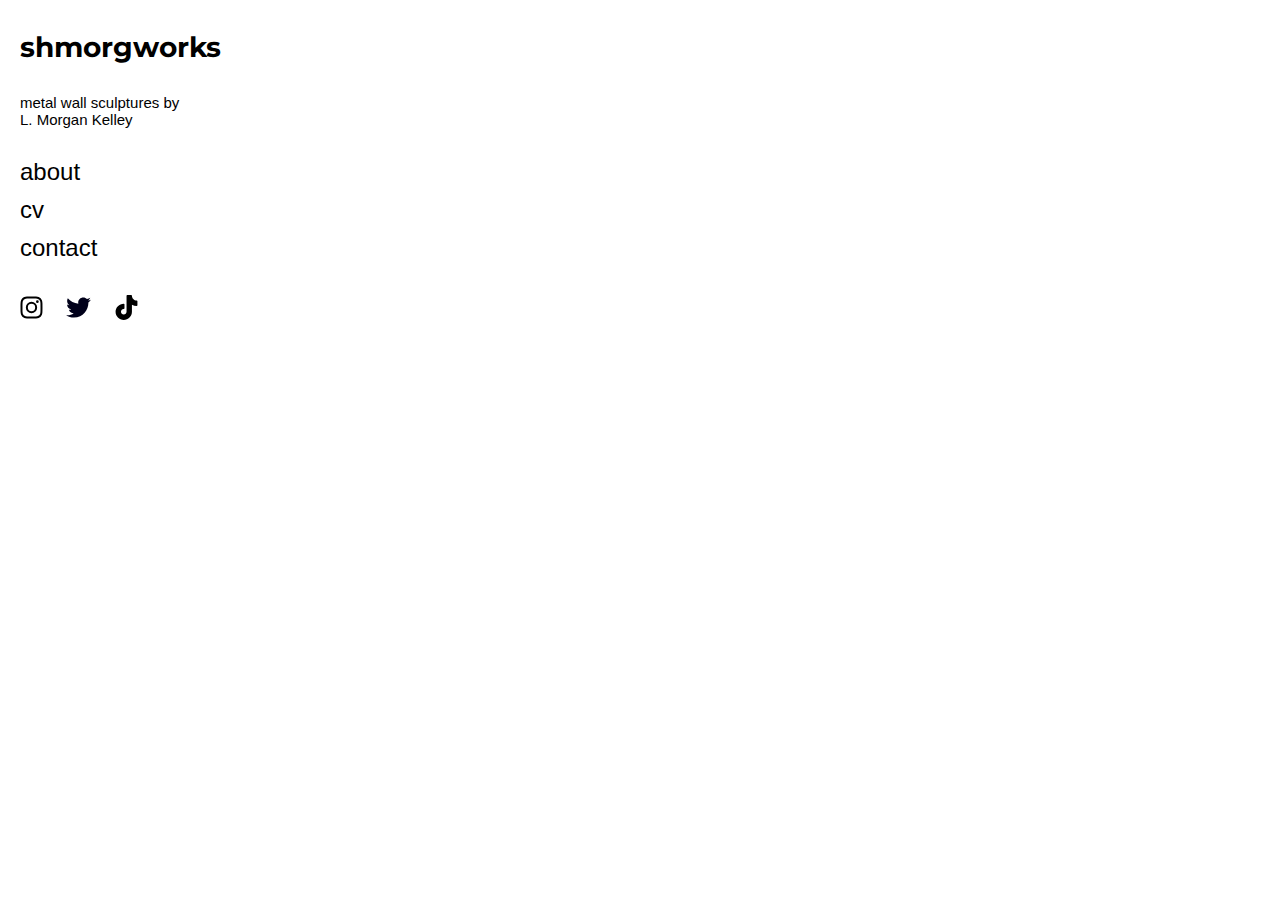
<file: static/pieces/project-6/index.html>
<!-- Importing the snippet of header code (Found in snippets folder) -->

<html lang = "en">
<head>
  <meta charset="UTF-8">
  <meta name = "viewport" content = "width=device-width, initial-scale=1.0">

  <!-- Displays the page title for each page in the browser tab -->
  <title> i have often found myself staring at ceiling fans </title>

  <!-- Link to the css styling file -->
  <link href="/assets/css/index.css" rel="stylesheet">
  <!-- Link to Montserrat font family -->
  <link href="https://fonts.googleapis.com/css2?family=Montserrat" rel="stylesheet">

</head>
<body>

  <div class = "page_columns">
    <div id = "header_container">
      <!-- The Navigation menu that will be displayed on the left side of every webpage  -->
      <header class = "header">

        <!-- Shmorgworks "logo" in the top left corner  -->
        <a class = "logo" href="/"> shmorgworks </a>

        <!--  Shmorgworks description, Currently: Abstract metal sculptures by L. Morgan Kelley. -->
        <p class = "nav_menu_description"> metal wall sculptures by <br> L. Morgan Kelley </p>

        <!-- The list of other pages, as well as the contact email button  -->
        <nav>
          <ul class = "nav_menu">

            <!-- php for loop that displats the about and cv page links  -->
                          <li class = "nav_menu_items"><a class = "nav_menu_items" href = "/About">about</a></li>
                          <li class = "nav_menu_items"><a class = "nav_menu_items" href = "/CV">cv</a></li>
            
            <!-- link for the contact button in the nav menu  -->
            <li class = "nav_menu_items"><a class = "nav_menu_items" href = "mailto:shmorgworks@gmail.com"> contact </a>
          </ul>

          <!-- The social media icons in the nav menu -->
          <ul class = "social_media_nav_menu">

            <!-- just hardcoded the static site absolute path for these images because they are inaccessible from kirby objects -->
            <li class = "social_media_icons"> <a class = "social_media_icons" href = "https://www.instagram.com/shmorgworks/" target="_blank"> <img src = '/assets/images/instagram-icon.svg' class = "social_media_icons" ></a></li>
            <li class = "social_media_icons"> <a class = "social_media_icons" href = "https://twitter.com/shmorgworks" target="_blank"> <img src = '/assets/images/twitter-icon.svg' class = "social_media_icons" ></a></li>
            <li class = "social_media_icons"> <a class = "social_media_icons" href = "https://www.tiktok.com/@shmorgworks" target="_blank"> <img src = '/assets/images/tik-tok-icon.svg' class = "social_media_icons" ></a></li>

          </ul>
        </nav>
      </header>

    </div>

  </body>
</html>
</file>
<file: assets/css/index.css>
/* STYLING SHEET THAT IS LINKED TO DEFAULT.PHP IN THE SITE/TEMPLATES FOLDER */

/* ENTIRE HEADER STYLING */
.header {

  /*FLOAT THE HEADER LEFT SO THE BODY CAN BE PLACED ALONGSIDE IT */
  /*width: 300px;*/
  /*float: left;
  position: relative;*/

  /*so the border on the about and cv page doesnt touch the header when the page is resized */
  padding-right: 20px;

}

/* STYLING FOR THE LOGO IN THE NAV MENU */
.logo {

  text-decoration: none;
  font-size: 28px;
  color: black;
  margin-left: 20px;
  font-weight: bold;
}

.logo:hover {

  opacity: .5;

}

/* NAV MENU STYLING */
.nav_menu_description {

  margin: 20px;
  margin-top: 30px;
  font-size: 15px;

}

.nav_menu {

  list-style: none;
  margin-left: -20px;
  margin-top: 30px;

}

.nav_menu_items {

  text-decoration: none;
  color: black;
  font-size: 24px;
  margin-top: 10px;

}

.nav_menu_items:hover {

  opacity: .5;

}

/* SOCIAL MEDIA ICONS STYLING */
.social_media_nav_menu {

  margin-left: -30px;
  margin-top: 30px;
  margin-bottom: 30px;

}

.social_media_icons {

  display: inline;
  width: 25px;
  margin: 3px;

}

.social_media_icons:hover {

  opacity: .5;

}

/* HOME PAGE PROJECTS STYLING */

.projects-list {

  display: grid;
  grid-template-columns: repeat(3, 1fr);
  list-style: none;
  grid-column-gap: 1.5rem;
  grid-row-gap: 3rem;

}

.projects-images {

  min-width: 100px;
  max-width: 100%;

}

/* Links from pix */
.projects:hover {

  opacity: .75;

}

.project-title {

  font-size: 16px;

}

.project-dimensions {

  font-size: 12px;
}

.project-date {

  font-size: 12px;
}

/* CV PAGE STYLING */

.cv_headers {

  font-weight: normal;
  font-size: 25px;

}

.cv_list_container {

  display: grid;
  grid-template-columns: 1fr 5fr;
  grid-column-gap: 1rem;
  margin-bottom: 20px;
  font-size: 14px;

}

/* ABOUT PAGE STYLING */

.about_headers {

  font-weight: normal;
  font-size: 25px;

}

.about_images {

  min-width: 200px;
  max-width: 80%;
  max-height: 500px;
  margin-bottom: 20px;

  /*max-width: 100% (SIDE BY SIDE VIEW) */

}

/*
.about_section_container {

 (SIDE BY SIDE VIEW)
  display: grid;
  grid-template-columns: 1fr 1fr;
  grid-column-gap: 3rem;
  margin-bottom: 20px;
  width: 80%

}
*/

.about_section_text_container {
/* (SIDE BY SIDE VIEW) */
  display: grid;
  grid-template-columns: 1fr 1fr;
  grid-column-gap: 3rem;
  margin-bottom: 20px;
  width: 80%
  /* columns: 2; */

}

.about_section_text_container p {
  display: inline-block;
}

/* about section text styling */
.about_text {

  font-size: 14px;

}

/* ---------------------- ERROR MESSAGE STYLING --------------------------------- */

.error-message{

  text-align: center;
  margin-top: 150px;
  font-size: 20px;

}

.page_columns {

  display: grid;
  grid-template-columns: 1fr 3.5fr;

}

/* PAGE STYLING. THIS IS EVERYTHING ON EVERY PAGE THAT IS NOT THE HEADER. IT IS FLOATED RIGHT AND THE HEADER IS FLOATED LEFT. */
.page {

  /*float: right;*/
  margin-top: -15px;
  /* so the page and header are not on top of eachother */
  /*margin-left: 310px;*/
  /*margin-right: 40px;*/
  /*position: absolute;*/
  border-left: 1px solid black;
  /* padding adds more space to an element (ie moves the border out). margins add EMPTY space around an element */
  padding-left: 20px;
  margin-right: 20px;

}

/* SEPARATE HOME PAGE STYLING BECAUSE I DONT WANT THE LEFT SIDE BORDER LINE ON THIS PAGE */
.home_page {

  margin-top: -10px;
  margin-right: 20px;


  /*float: right;*/

  /* so the page and header are not on top of eachother */
  /*margin-left: 310px;*/
  /*position: absolute;*/
  /*margin-right: 40px;*/

}

/* BODY STYLING.*/
body {

  /* Centering the body and giving it a max width */
  max-width: 1600px;
  margin: auto;

  margin-top: 30px;

}

/* cyrillic */
@font-face {
  font-family: 'Montserrat';
  font-style: normal;
  font-weight: 400;
  src: url(https://fonts.gstatic.com/s/montserrat/v25/JTUHjIg1_i6t8kCHKm4532VJOt5-QNFgpCtr6Hw9aXp-p7K4KLjztg.woff2) format('woff2');
  unicode-range: U+0301, U+0400-045F, U+0490-0491, U+04B0-04B1, U+2116;
}
/* ALL ELEMENTS STYLING */

* {

/* The font-family property can hold several font names as a "fallback" system.
If the browser does not support the first font, it tries the next font. */

  font-family: 'Montserrat', sans-serif;
  /*letter spacing: 1.8px; */
}


/* ----------------------- MOBILE STYLING ---------------------------------- */

@media only screen and (max-width: 800px) {

/* change header and page body columns to display two rows for mobile */
  .page_columns {

    display: block;
  }

  /*let header take up full space on the top of the page body */
  .header {

    /*width: 100%;*/

    /* so header can be distinguished from rest of page on mobile */
    /*border-bottom: 1px solid black; */

  }


  /* ----------------------HOME PAGE MOBILE STYLING---------------------------*/

  .home_page {

    /* not totally sure why i need this margin to align. some margin used above i suppose */
    margin-left: -20px !important;
    width: 100%;

  }


  /*change to list style rather than grid */
  .projects-list {

    display: grid;
    grid-template-columns: 1fr 1fr;

  }

  /* add a divider for mobile so titles are not confusing */
  .projects-container {

    /*border-bottom: 1px solid black;
    margin-bottom: 20px;*/

  }

  /* Links from pix, dont want there to be opacity change on mobile*/
  .projects:hover {

    opacity: 1;

  }

  /* -----------------------------CV AND ABOUT MOBILE PAGE STYLING-----------------------------*/

  .page {

    /*some stuff getting cut of on right with 100%*/
    width: 90%;

    /*get rid of left border on mobile as everything is stacked on top of eachother */
    border-left: none;

  }

  /*stack and expand about sections to fill the page better */
  .about_images {

    max-width: 100%;

  }

  .about_section_text_container {

    display: block;
    width: 100%;
    columns: auto;

  }

}
</file>
